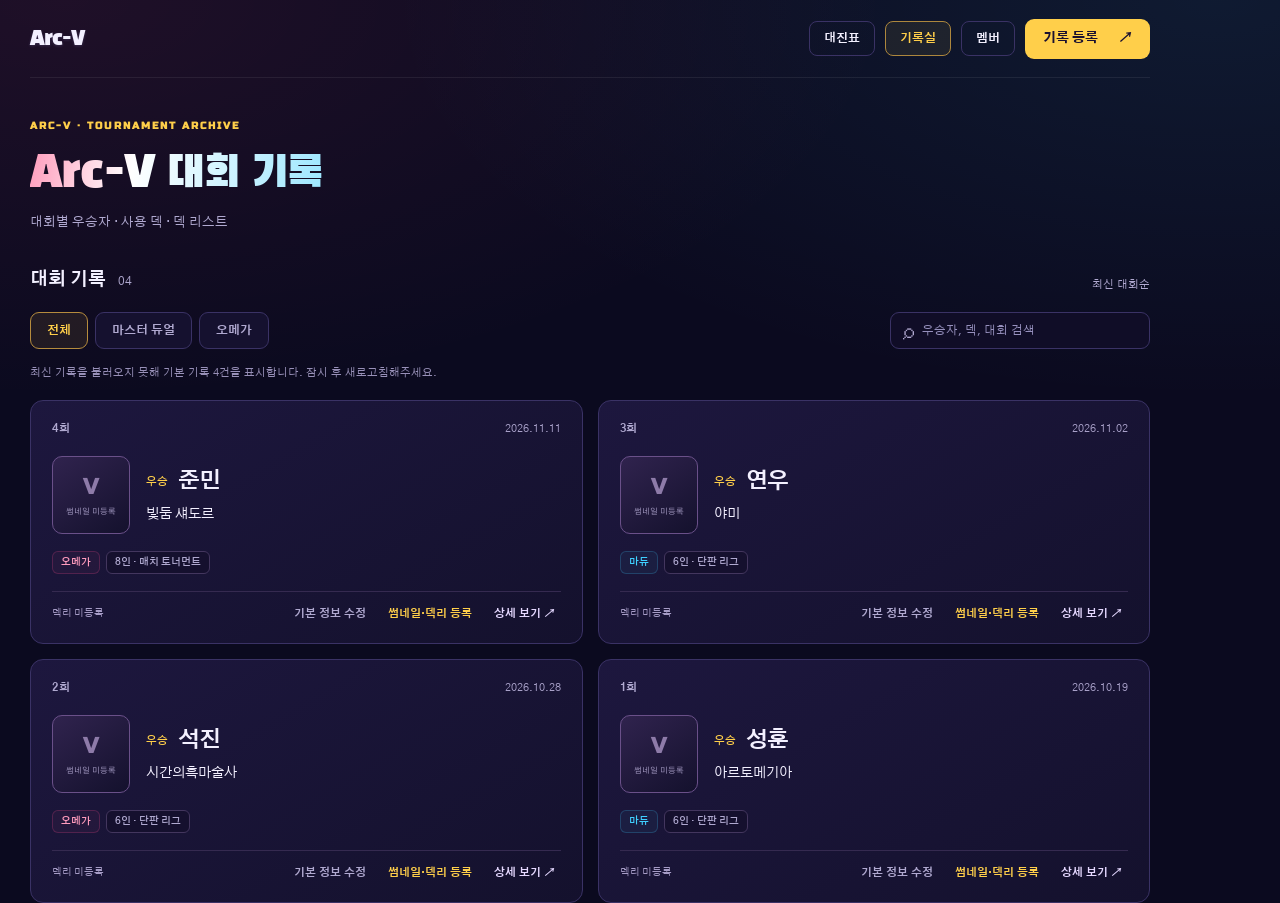
<file: index.html>
<!doctype html>
<html lang="ko">
<head><meta charset="utf-8"><meta name="viewport" content="width=device-width,initial-scale=1"><meta name="theme-color" content="#0b0a1f"><title>Arc-V 대회 기록</title><link rel="stylesheet" href="style.css?v=20261121-score1"><link rel="stylesheet" href="theme.css?v=20261121-score1"><link rel="stylesheet" href="brand.css?v=20261121-score1"></head>
<body>
<header><a class="brand" href="./">Arc-V</a><nav><a class="site-tab" href="./duel/">대진표</a><a class="site-tab" href="./" aria-current="page">기록실</a><a class="site-tab" href="members.html">멤버</a><button class="small" id="open-submit">기록 등록 <span>↗</span></button></nav></header>
<main>
<section class="page-heading"><div><p class="eyebrow">ARC-V · TOURNAMENT ARCHIVE</p><h1>Arc-V 대회 기록</h1><p>대회별 우승자 · 사용 덱 · 덱 리스트</p></div></section>
<section class="archive section" id="archive"><div class="section-title"><div><p class="eyebrow">TOURNAMENT LOG</p><h2>대회 기록 <span id="record-count"></span></h2></div><p>최신 대회순</p></div><div class="toolbar"><div class="tabs" aria-label="플랫폼 필터"><button class="active" data-platform="전체" aria-pressed="true">전체</button><button data-platform="마듀" aria-pressed="false">마스터 듀얼</button><button data-platform="오메가" aria-pressed="false">오메가</button></div><label class="search"><span>⌕</span><input id="search" type="search" placeholder="우승자, 덱, 대회 검색" aria-label="우승자, 덱, 대회 검색"></label></div><p class="status" id="load-status" role="status"></p><div class="records" id="records"></div></section>
</main>
<dialog id="detail"><button class="close" aria-label="닫기">×</button><div id="detail-content"></div></dialog>
<dialog id="submit-dialog"><button class="close" aria-label="닫기">×</button><p class="eyebrow">NEW TOURNAMENT</p><h2>대회 기록 등록</h2><p class="muted">등록한 기록은 사이트에 바로 공개됩니다.</p><form id="submit-form"><input type="hidden" name="source_id"><input type="hidden" name="source_url"><input type="hidden" name="source_snapshot"><p id="import-info" class="muted" hidden></p><div class="form-grid"><label>회차<input name="edition" type="number" min="1" max="9999" required></label><label>대회 날짜<input name="date" type="date" required></label><label>플랫폼<select name="platform"><option>마듀</option><option>오메가</option><option>오프라인</option></select></label><label>참가 인원<input name="players" type="number" min="2" max="9999" required></label></div><label>진행 방식<select name="format"><option>단판 리그</option><option>매치 토너먼트</option><option>단판 토너먼트</option><option>매치 리그</option><option>스위스 라운드</option></select></label><div class="form-grid"><label>우승자 닉네임<input name="winner" maxlength="50" required></label><label>우승 덱 이름<input name="deck" maxlength="100" required></label></div><label>덱 썸네일 사진 (선택)<input type="hidden" name="thumbnail"><input type="file" name="thumbnail_file" data-upload="thumbnail" data-preview="new-thumbnail-preview" accept="image/jpeg,image/png,image/webp,image/gif"><span class="field-help">JPG · PNG · WebP · GIF / 한 장당 5MB 이하</span></label><div id="new-thumbnail-preview" class="upload-preview" hidden></div><div class="thumbnail-preview" id="thumbnail-preview" hidden></div><label>덱리 사진 (선택)<input type="hidden" name="image"><input type="file" name="image_file" data-upload="image" data-preview="new-image-preview" accept="image/jpeg,image/png,image/webp,image/gif"><span class="field-help">JPG · PNG · WebP · GIF / 한 장당 5MB 이하</span></label><div id="new-image-preview" class="upload-preview" hidden></div><label>덱리 / 영상 링크 (선택)<input name="link" type="url" placeholder="https://…"></label><label>덱 리스트 (선택)<textarea name="decklist" rows="5" maxlength="20000" placeholder="[메인 덱]&#10;카드 이름 × 3&#10;&#10;[엑스트라 덱]&#10;…"></textarea></label><label>대회 메모 (선택)<textarea name="notes" rows="2" maxlength="2000"></textarea></label><p class="muted">공개할 수 있는 닉네임과 내용만 입력해주세요. 사진 파일을 선택하면 함께 업로드됩니다. 공개 가능한 이미지만 등록해주세요.</p><p id="submit-status" role="status"></p><button type="submit" class="primary" id="save-button">기록 제출하기 ↗</button></form></dialog>
<dialog id="media-dialog"><button class="close" aria-label="닫기">×</button><h2>썸네일·덱리 등록</h2><p id="media-record" class="muted"></p><form id="media-form"><input type="hidden" name="edition"><label>덱 썸네일 사진 (선택)<input type="hidden" name="thumbnail"><input type="file" name="thumbnail_file" data-upload="thumbnail" data-preview="edit-thumbnail-preview" accept="image/jpeg,image/png,image/webp,image/gif"><span class="field-help">JPG · PNG · WebP · GIF / 한 장당 5MB 이하</span></label><div id="edit-thumbnail-preview" class="upload-preview" hidden></div><div id="media-preview" hidden></div><label>덱리 사진 (선택)<input type="hidden" name="image"><input type="file" name="image_file" data-upload="image" data-preview="edit-image-preview" accept="image/jpeg,image/png,image/webp,image/gif"><span class="field-help">JPG · PNG · WebP · GIF / 한 장당 5MB 이하</span></label><div id="edit-image-preview" class="upload-preview" hidden></div><label>덱리 / 영상 링크<input name="link" type="url" maxlength="2048" placeholder="https://…"></label><label>덱 리스트<textarea name="decklist" rows="7" maxlength="20000" placeholder="메인 덱&#10;카드 이름 × 3&#10;&#10;엑스트라 덱&#10;카드 이름 × 1"></textarea></label><p class="muted">해당 대회의 대표 이미지와 덱리를 등록합니다. 등록한 내용은 사이트에 바로 공개됩니다. 사진을 선택하지 않으면 기존 이미지가 유지됩니다. 업로드한 사진은 공개 URL로 보관되므로 공개 가능한 이미지만 등록해주세요.</p><p id="media-status" role="status"></p><button type="submit" id="media-save" class="primary">등록하기</button></form></dialog>
<dialog id="basic-dialog"><button class="close" aria-label="닫기">×</button><h2>기본 정보 수정</h2><p id="basic-record" class="muted"></p><form id="basic-form"><div class="form-grid"><label>회차<input name="edition" type="number" min="1" max="9999" required></label><label>대회 날짜<input name="date" type="date" required></label><label>플랫폼<select name="platform"><option>마듀</option><option>오메가</option><option>오프라인</option></select></label><label>참가 인원<input name="players" type="number" min="2" max="9999" required></label></div><label>진행 방식<select name="format"><option>단판 리그</option><option>매치 토너먼트</option><option>단판 토너먼트</option><option>매치 리그</option><option>스위스 라운드</option></select></label><div class="form-grid"><label>우승자 닉네임<input name="winner" maxlength="50" required></label><label>우승 덱 이름<input name="deck" maxlength="100" required></label></div><label>대회 메모<textarea name="notes" rows="3" maxlength="2000"></textarea></label><p class="muted">저장하면 바로 공개됩니다. 회차를 바꿔도 등록된 사진과 덱리는 함께 유지됩니다.</p><p id="basic-status" role="status"></p><button type="submit" class="primary" id="basic-save">수정 저장</button></form></dialog>
<script src="config.js?v=20261121-score1"></script><script src="data.js?v=20261121-score1"></script><script src="uploads.js?v=20261121-score1"></script><script src="duel/scoring.js?v=20261121-score1"></script><script src="app.js?v=20261121-score1"></script>
</body></html>
</file>
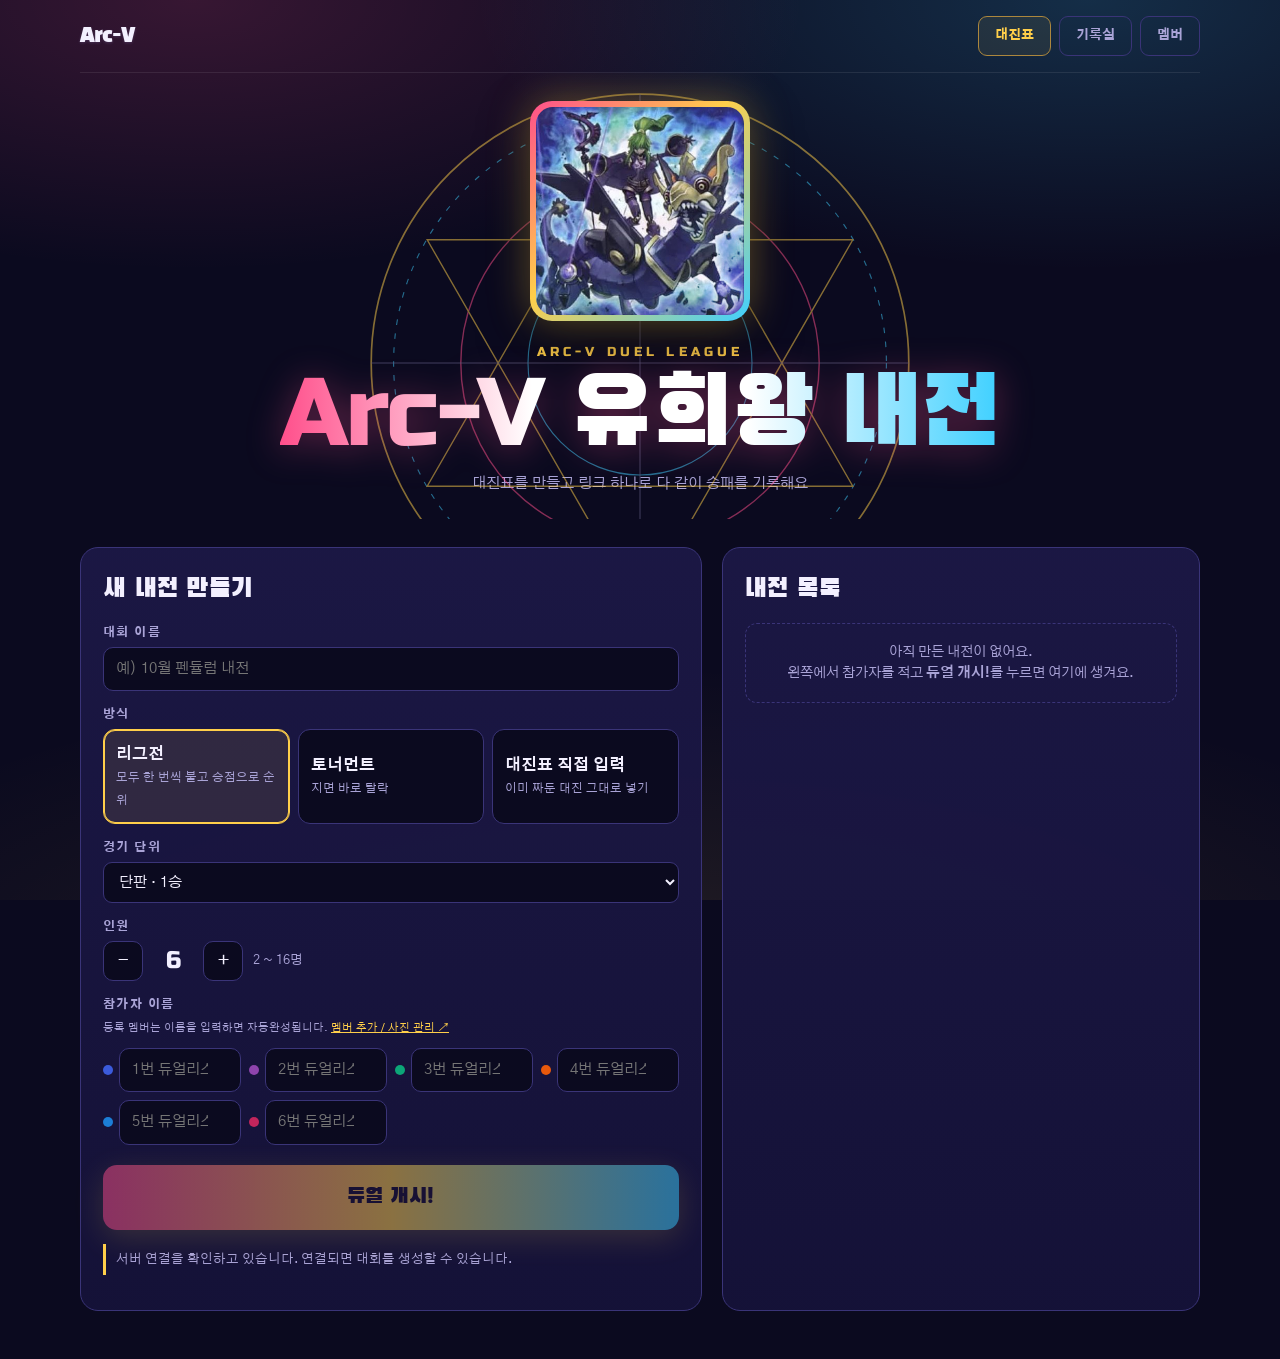
<file: duel/index.html>
<!doctype html>
<html lang="ko">
<head>
<meta charset="utf-8">
<meta name="viewport" content="width=device-width,initial-scale=1,viewport-fit=cover">
<meta property="og:title" content="Arc-V 유희왕 내전">
<meta property="og:description" content="대진표 만들고 다 같이 승패 기록하기">
<title>Arc-V 유희왕 내전</title>
<link rel="preconnect" href="https://fonts.googleapis.com">
<link rel="stylesheet" href="https://fonts.googleapis.com/css2?family=Black+Han+Sans&family=Gothic+A1:wght@400;600;800&family=Russo+One&display=swap">
<style>
/* Layout: 펜듈럼 소환진 히어로 → 대회 화면은 상단 바 + 탭(대진표 / 순위표 / 결과 매트릭스) */
:root{
  --night:#0b0a1f; --deep:#15123a; --panel:#1c1847; --line:#3a3478;
  --ink:#f3f0ff; --dim:#a9a3d6;
  --gold:#ffcf4a; --pend-r:#ff4f8b; --pend-b:#3fd0ff; --win:#3ee8a4; --lose:#ff6b7d;
  --f-display:"Black Han Sans","Gothic A1",sans-serif;
  --f-body:"Gothic A1","Apple SD Gothic Neo","Malgun Gothic",sans-serif;
  --f-latin:"Russo One","Gothic A1",sans-serif;
  color-scheme:dark;
}
*{box-sizing:border-box}
html{background:#0b0a1f}
body{margin:0}
[hidden]{display:none!important}
img{max-width:100%}
body{background:var(--night);color:var(--ink);font-family:var(--f-body);font-size:15px;line-height:1.5;
  padding-left:max(16px,env(safe-area-inset-left,0px));padding-right:max(16px,env(safe-area-inset-right,0px));padding-block:0 48px;min-height:100%;
  background-image:radial-gradient(ellipse 80% 50% at 15% 0%,rgba(255,79,139,.18),transparent 60%),radial-gradient(ellipse 80% 50% at 85% 0%,rgba(63,208,255,.18),transparent 60%),radial-gradient(ellipse 120% 60% at 50% 110%,rgba(255,207,74,.10),transparent 60%);
  background-attachment:fixed}
.wrap{max-width:1120px;margin:0 auto}
button,input{font:inherit;color:inherit}
button{cursor:pointer}
:focus-visible{outline:2px solid var(--gold);outline-offset:2px}

/* HERO */
.hero{position:relative;display:grid;justify-items:center;text-align:center;padding-block:28px 8px;overflow:hidden}
.circle{position:absolute;top:10px;left:50%;width:min(560px,120vw);aspect-ratio:1;max-width:none;transform:translateX(-50%);opacity:.5;pointer-events:none}
.circle svg{width:100%;height:100%;animation:spin 60s linear infinite}
@keyframes spin{to{transform:rotate(360deg)}}
.card{position:relative;width:min(220px,52vw);aspect-ratio:1;border-radius:22px;padding:6px;
  background:linear-gradient(135deg,var(--pend-r),var(--gold) 45%,var(--pend-b));box-shadow:0 0 40px rgba(255,207,74,.35),0 20px 50px rgba(0,0,0,.5);
  animation:float 5s ease-in-out infinite}
.card img{display:block;width:100%;height:100%;object-fit:cover;border-radius:17px}
.card::after{content:"";position:absolute;inset:6px;border-radius:17px;background:linear-gradient(115deg,transparent 30%,rgba(255,255,255,.35) 45%,transparent 60%);background-size:250% 100%;animation:holo 4s ease-in-out infinite;mix-blend-mode:overlay}
@keyframes float{50%{transform:translateY(-8px)}}
@keyframes holo{0%{background-position:120% 0}100%{background-position:-120% 0}}
.eyebrow{margin-top:22px;font-family:var(--f-latin);letter-spacing:.32em;font-size:13px;color:var(--gold)}
h1.title{margin:4px 0 0;font-family:var(--f-display);font-weight:400;font-size:clamp(44px,10vw,96px);line-height:1;text-wrap:balance;
  background:linear-gradient(90deg,var(--pend-r),#fff 35%,#fff 65%,var(--pend-b));-webkit-background-clip:text;background-clip:text;color:transparent;
  filter:drop-shadow(0 4px 18px rgba(255,79,139,.35))}
h1.title .arc{font-family:var(--f-latin);letter-spacing:-.02em}
.tag{margin-top:8px;color:var(--dim)}

/* PANELS */
.panel{background:linear-gradient(180deg,rgba(28,24,71,.92),rgba(21,18,58,.92));border:1px solid var(--line);border-radius:18px;padding:22px}
h2{font-family:var(--f-display);font-weight:400;font-size:26px;margin:0 0 14px;letter-spacing:.01em}
.home{display:grid;grid-template-columns:minmax(0,1.3fr) minmax(0,1fr);gap:20px;margin-top:28px}
@media (max-width:820px){.home{grid-template-columns:1fr}}
label.lbl{display:block;font-size:12px;letter-spacing:.12em;color:var(--dim);margin:14px 0 6px;font-weight:800}
input[type=text]{width:100%;background:var(--night);border:1px solid var(--line);border-radius:10px;padding:10px 12px}
input[type=text]:focus{border-color:var(--gold);outline:none}
.seg{display:grid;grid-template-columns:repeat(3,minmax(0,1fr));gap:8px}
@media (max-width:560px){.seg{grid-template-columns:1fr}}
textarea{width:100%;min-height:190px;background:var(--night);border:1px solid var(--line);border-radius:10px;padding:10px 12px;font:inherit;line-height:1.8;resize:vertical}
textarea:focus{border-color:var(--gold);outline:none}
.row{display:flex;flex-wrap:wrap;gap:8px;margin-top:8px}
.parsed{margin-top:10px;font-size:13px;padding:8px 10px;border-radius:10px;background:var(--night);border:1px solid var(--line)}
.parsed.ok{border-color:rgba(62,232,164,.5);color:var(--win)}
.parsed.bad{border-color:rgba(255,107,125,.5);color:var(--lose)}
.parsed .who{color:var(--ink)}
.seg button{background:var(--night);border:1px solid var(--line);border-radius:12px;padding:12px;text-align:left}
.seg button b{display:block;font-size:16px}
.seg button span{font-size:12px;color:var(--dim)}
.seg button[aria-pressed=true]{border-color:var(--gold);background:rgba(255,207,74,.1);box-shadow:inset 0 0 0 1px var(--gold)}
.stepper{display:flex;align-items:center;gap:10px}
.stepper button{width:40px;height:40px;border-radius:10px;border:1px solid var(--line);background:var(--night);font-size:20px}
.stepper output{font-family:var(--f-latin);font-size:24px;min-width:40px;text-align:center}
.names{display:grid;grid-template-columns:repeat(auto-fill,minmax(130px,1fr));gap:8px}
.names .nm{display:flex;align-items:center;gap:6px}
.names .dot{flex:none;width:10px;height:10px;border-radius:50%}
.check{display:flex;gap:8px;align-items:center;margin-top:12px;color:var(--dim);font-size:14px}
.go{margin-top:20px;width:100%;border:0;border-radius:14px;padding:16px;font-family:var(--f-display);font-size:22px;color:#1a1030;
  background:linear-gradient(90deg,var(--pend-r),var(--gold),var(--pend-b));box-shadow:0 8px 30px rgba(255,207,74,.3);transition:transform .15s}
.go:hover{transform:translateY(-2px)}
.go:disabled{opacity:.5;transform:none}
.list{display:grid;gap:8px}
.item{display:flex;justify-content:space-between;align-items:center;gap:10px;background:var(--night);border:1px solid var(--line);border-radius:12px;padding:12px 14px;text-align:left;width:100%}
.item:hover{border-color:var(--gold)}
.item b{display:block}
.item small{color:var(--dim)}
.item.won-item{padding:16px 16px;gap:14px;justify-content:flex-start;border-color:var(--gold);
  background:linear-gradient(90deg,rgba(255,207,74,.16),rgba(255,79,139,.06) 60%,transparent),var(--night)}
.won-item .champ-av{width:64px;height:64px;border-radius:12px;margin-top:10px}
.won-item .champ-av .crown-ic{top:-40%;width:66%}
.won-item .txt{flex:1;min-width:0;display:grid;gap:2px}
.won-item .txt b{font-size:16px}
.won-item .who{font-family:var(--f-display);font-size:22px;line-height:1.15;color:var(--gold)}
.won-item .who em{font-style:normal;font-family:var(--f-body);font-size:12px;font-weight:800;letter-spacing:.1em;margin-right:6px;color:var(--dim)}
.pwrow{display:flex;gap:6px;align-items:center}
.pwrow input{width:130px;background:var(--night);border:1px solid var(--lose);border-radius:10px;padding:8px 10px}
.pill{flex:none;font-size:11px;font-weight:800;padding:3px 8px;border-radius:99px;border:1px solid currentColor}
.pill.lg{color:var(--pend-b)} .pill.ko{color:var(--pend-r)} .pill.done{color:var(--gold)}
.empty{color:var(--dim);font-size:14px;padding:18px;border:1px dashed var(--line);border-radius:12px;text-align:center}
.notice{margin-top:14px;font-size:13px;color:var(--dim);border-left:3px solid var(--gold);padding:6px 10px}

/* TOURNAMENT VIEW */
.bar{display:flex;flex-wrap:wrap;align-items:center;gap:12px;margin-top:18px}
.bar .mini{width:56px;height:56px;border-radius:12px;padding:3px;background:linear-gradient(135deg,var(--pend-r),var(--gold),var(--pend-b))}
.bar .mini img{width:100%;height:100%;border-radius:9px;object-fit:cover;display:block}
.bar .tt{flex:1;min-width:0}
.bar .tt small{color:var(--gold);font-family:var(--f-latin);letter-spacing:.2em;font-size:11px}
.bar .tt h2{margin:0;font-size:clamp(24px,5vw,34px);overflow-wrap:anywhere}
.ghost{background:transparent;border:1px solid var(--line);border-radius:10px;padding:8px 12px;font-size:13px}
.ghost:hover{border-color:var(--gold)}
.ghost.danger{color:var(--lose)}
.meta{display:flex;flex-wrap:wrap;gap:8px 18px;margin:14px 0;color:var(--dim);font-size:14px}
.meta b{color:var(--ink);font-variant-numeric:tabular-nums}
.progress{height:6px;border-radius:9px;background:var(--panel);overflow:hidden;margin-bottom:16px}
.progress i{display:block;height:100%;background:linear-gradient(90deg,var(--pend-r),var(--gold),var(--pend-b));transition:width .4s}
.tabs{display:flex;gap:6px;flex-wrap:wrap;margin-bottom:16px}
.tabs button{border:1px solid var(--line);background:var(--deep);border-radius:99px;padding:9px 16px;font-weight:800}
.tabs button[aria-selected=true]{background:var(--gold);color:#1a1030;border-color:var(--gold)}
.live{display:inline-flex;align-items:center;gap:6px;font-weight:800;color:var(--dim)}
.live::before{content:"";width:8px;height:8px;border-radius:50%;background:var(--dim)}
.live.on{color:var(--win)}.live.on::before{background:var(--win);box-shadow:0 0 8px var(--win)}
.share{display:flex;flex-wrap:wrap;gap:8px;align-items:center;font-size:13px;color:var(--dim);margin-bottom:14px}

.rounds{display:grid;gap:14px}
.round{background:rgba(28,24,71,.7);border:1px solid var(--line);border-radius:16px;padding:14px}
.round h3{margin:0 0 10px;font-family:var(--f-latin);font-weight:400;font-size:15px;letter-spacing:.14em;color:var(--gold);display:flex;gap:10px;align-items:center}
.round h3 small{font-family:var(--f-body);letter-spacing:0;color:var(--dim);font-size:12px}
.matches{display:grid;grid-template-columns:repeat(auto-fill,minmax(290px,1fr));gap:12px}
.match{display:grid;grid-template-columns:1fr auto 1fr;align-items:center;gap:8px;background:var(--night);border:1px solid var(--line);border-radius:12px;padding:8px}
.match.done{border-color:rgba(255,207,74,.45)}
.vs{font-family:var(--f-latin);font-size:13px;color:var(--dim)}
.pl{position:relative;aspect-ratio:1/1;width:100%;border:0;border-radius:14px;padding:10px 8px;display:flex;align-items:center;justify-content:center;
  font-weight:800;font-size:clamp(15px,2.2vw,19px);color:#fff;text-shadow:0 1px 3px rgba(0,0,0,.6);
  background:var(--img,linear-gradient(transparent,transparent)) center/cover no-repeat,radial-gradient(circle at 30% 20%,rgba(255,255,255,.22),transparent 60%),var(--c);
  box-shadow:inset 0 -4px 0 rgba(0,0,0,.25);transition:filter .15s,opacity .15s,transform .15s;min-width:0;overflow:hidden}
.pl .nm{position:relative;z-index:1;max-width:100%;overflow:hidden;text-overflow:ellipsis;white-space:nowrap}
.pl.has-img{align-items:flex-end;box-shadow:inset 0 0 0 2px rgba(255,255,255,.12)}
.pl.has-img::before{content:"";position:absolute;inset:0;background:linear-gradient(transparent 55%,rgba(0,0,0,.75))}
.pl:hover:not(:disabled){transform:translateY(-1px);filter:brightness(1.12)}
.pl:disabled{cursor:default}
.pl.lost{opacity:.32;filter:grayscale(.7)}
.pl.won{box-shadow:0 0 0 2px var(--gold),0 0 18px rgba(255,207,74,.55)}
.pl.won{box-shadow:0 0 0 3px var(--gold),0 0 22px rgba(255,207,74,.6)}
.pl.won::after{content:"WIN";position:absolute;z-index:2;top:7px;right:7px;font-family:var(--f-latin);font-size:11px;color:#1a1030;background:var(--gold);padding:2px 7px;border-radius:99px;text-shadow:none}
.pl.tbd{background:var(--panel);color:var(--dim);font-weight:600}
.pl.bye{background:transparent;border:1px dashed var(--line);color:var(--dim);font-weight:600}
.hint{font-size:13px;color:var(--dim);margin:-4px 0 12px}

/* bracket */
.bracket{display:grid;grid-auto-flow:column;grid-auto-columns:minmax(250px,1fr);gap:18px;overflow-x:auto;padding-bottom:8px}
.bcol{display:flex;flex-direction:column;justify-content:space-around;gap:12px}
.bcol h3{margin:0;font-family:var(--f-latin);font-weight:400;font-size:13px;letter-spacing:.14em;color:var(--gold);text-align:center}
.bmatch{display:grid;grid-template-columns:1fr 1fr;gap:6px;background:var(--night);border:1px solid var(--line);border-radius:12px;padding:6px}
.champ{margin-top:16px;display:flex;align-items:center;gap:16px;padding:16px;border-radius:16px;background:linear-gradient(90deg,rgba(255,79,139,.2),rgba(255,207,74,.25),rgba(63,208,255,.2));border:1px solid var(--gold)}
.crown-ic{position:absolute;z-index:3;top:4%;left:50%;width:42%;transform:translateX(-50%) rotate(-8deg);filter:drop-shadow(0 3px 4px rgba(0,0,0,.6)) drop-shadow(0 0 10px rgba(255,207,74,.7));animation:crown 2.4s ease-in-out infinite}
@keyframes crown{50%{transform:translateX(-50%) rotate(-8deg) translateY(-4px)}}
.pl.is-champ{box-shadow:0 0 0 3px var(--gold),0 0 28px rgba(255,207,74,.85)}
.pl.is-champ.lost{opacity:.55}
.pl.is-champ.won::after{display:none}
.champ-av{position:relative;flex:none;width:84px;height:84px;border-radius:16px;border:3px solid var(--gold);box-shadow:0 0 24px rgba(255,207,74,.6);
  background:var(--img,linear-gradient(transparent,transparent)) center/cover no-repeat,var(--c)}
.champ-av .crown-ic{top:-34%;width:62%}
.champ{flex-wrap:wrap;padding-top:30px}
.champ .crown{font-family:var(--f-latin);color:var(--gold);font-size:12px;letter-spacing:.24em}
.champ b{font-family:var(--f-display);font-size:34px;font-weight:400}

/* tables */
.tblwrap{overflow-x:auto;border-radius:14px;border:1px solid var(--line)}
table{border-collapse:collapse;width:100%;font-variant-numeric:tabular-nums}
th,td{padding:11px 12px;text-align:center;border-bottom:1px solid var(--line);white-space:nowrap}
thead th{background:var(--panel);font-size:13px;color:var(--dim);font-weight:800}
tbody tr:last-child td,tbody tr:last-child th{border-bottom:0}
td.name,th.name{text-align:left;font-weight:800}
.chip{display:inline-flex;align-items:center;gap:8px}
.chip i{flex:none;width:22px;height:22px;border-radius:50%;background:var(--img,linear-gradient(transparent,transparent)) center/cover no-repeat,var(--c)}
.rank{font-family:var(--f-latin);font-size:18px}
tr.r1 .rank{color:var(--gold)} tr.r2 .rank{color:#d7e1ff} tr.r3 .rank{color:#ffad7a}
tr.r1{background:rgba(255,207,74,.08)}
.mx td{min-width:62px}
.mx td.self{background:repeating-linear-gradient(45deg,transparent 0 6px,rgba(169,163,214,.12) 6px 8px)}
.w{color:var(--win);font-weight:800}.l{color:var(--lose);font-weight:800}.n{color:var(--line)}
.podium{display:grid;grid-template-columns:repeat(3,minmax(0,1fr));gap:10px;margin-bottom:16px;align-items:end}
.pod{text-align:center;border-radius:14px;padding:14px 8px;background:var(--panel);border:1px solid var(--line);min-width:0}
.pod .rank{display:block}
.pod b{display:block;font-size:18px;overflow:hidden;text-overflow:ellipsis;white-space:nowrap}
.pod small{color:var(--dim)}
.pod.p1{border-color:var(--gold);padding-block:24px;box-shadow:0 0 30px rgba(255,207,74,.2)}
.pod.p1 .rank{color:var(--gold)}

.toast{position:fixed;left:50%;bottom:calc(20px + env(safe-area-inset-bottom,0px));transform:translateX(-50%) translateY(20px);opacity:0;background:var(--ink);color:var(--night);font-weight:800;padding:10px 16px;border-radius:99px;transition:.25s;pointer-events:none;z-index:20;max-width:calc(100% - 32px);text-align:center}
.toast.on{opacity:1;transform:translateX(-50%)}
.burst{position:fixed;inset:0;pointer-events:none;z-index:15}
@media (prefers-reduced-motion:reduce){*,*::before,*::after{animation:none!important;transition:none!important}}
/* 統合ナビゲーションのみ追加。既存パネルと操作は維持 */
.site-nav{max-width:1120px;margin:0 auto;display:flex;align-items:center;gap:8px;padding:16px 0;border-bottom:1px solid #ffffff15;position:relative;z-index:2}.site-nav strong{margin-right:auto;font-family:var(--f-latin);font-size:17px}.site-nav a{color:var(--dim);text-decoration:none;font-size:13px;font-weight:800;padding:9px 16px;border:1px solid var(--line);border-radius:9px}.site-nav a[aria-current]{color:var(--gold);background:#ffcf4a12;border-color:#ac873d}#archive-export{border-color:var(--gold);color:var(--gold)}#archive-export:disabled{opacity:.4;cursor:not-allowed}@media(max-width:480px){.site-nav a{padding:8px 12px}}
.member-input-photo{width:32px;height:32px;object-fit:cover;border-radius:7px;flex:none}.nm.has-member-photo .dot{display:none}.directory-help{color:var(--dim);font-size:11px;margin:0 0 10px;line-height:1.7}.directory-help a{color:var(--gold)}.member-insert-row{display:flex;gap:8px;margin:12px 0}.member-insert-row input{flex:1;min-width:0}.member-insert-row button{white-space:nowrap;font-size:12px}

.duel-format,.score-dialog select{font:inherit;background:var(--night);border:1px solid var(--line);border-radius:9px;padding:11px;color:var(--ink);width:100%}.match-wrap{min-width:0}.score-open{display:block;width:100%;font:inherit;font-size:11px;line-height:1.6;padding:8px;border:1px solid var(--line);border-radius:8px;color:var(--gold);background:var(--night);margin-top:6px}.score-open:disabled{opacity:.35;cursor:not-allowed}.score-dialog{position:relative;background:var(--deep);color:var(--ink);border:1px solid var(--line);border-radius:16px;padding:28px;width:min(440px,calc(100vw - 32px))}.score-dialog::backdrop{background:#070516d9;backdrop-filter:blur(4px)}#score-close{position:absolute;right:10px;top:5px;background:none;border:0;color:var(--dim);font-size:28px}.score-inputs{display:grid;grid-template-columns:1fr 20px 1fr;gap:10px;align-items:end;margin:22px 0}.score-inputs label{min-width:0;text-align:center;font-size:13px;font-weight:800}.score-inputs label span{display:block;overflow-wrap:anywhere;min-height:35px}.score-inputs input{width:100%;background:var(--night);border:1px solid var(--line);border-radius:9px;color:var(--ink);font-size:32px;text-align:center;padding:10px}.score-inputs>span{text-align:center;font-size:25px;align-self:center}.score-actions{display:flex;justify-content:space-between;gap:12px;margin-top:20px}#score-save{background:var(--gold);color:var(--night);font-weight:800}#score-status{font-size:12px;color:var(--lose);line-height:1.7}#score-summary{color:var(--gold);font-size:14px;font-weight:800}
</style>
<link rel="stylesheet" href="../brand.css?v=20261124-persistence1"></head>
<body>
<nav class="site-nav" aria-label="Arc-V 메뉴"><a class="site-logo" href="../">Arc-V</a><a href="./" aria-current="page">대진표</a><a href="../">기록실</a><a href="../members.html">멤버</a></nav>

<div class="wrap">
  <header class="hero">
    <div class="circle" aria-hidden="true">
      <svg viewBox="0 0 200 200" fill="none">
        <circle cx="100" cy="100" r="96" stroke="#ffcf4a" stroke-width=".6"/>
        <circle cx="100" cy="100" r="88" stroke="#3fd0ff" stroke-width=".4" stroke-dasharray="2 3"/>
        <circle cx="100" cy="100" r="64" stroke="#ff4f8b" stroke-width=".5"/>
        <polygon points="100,12 176,144 24,144" stroke="#ffcf4a" stroke-width=".5" fill="none"/>
        <polygon points="100,188 24,56 176,56" stroke="#ffcf4a" stroke-width=".5" fill="none"/>
        <circle cx="100" cy="100" r="40" stroke="#3fd0ff" stroke-width=".4"/>
        <path d="M100 4V196M4 100H196" stroke="#a9a3d6" stroke-width=".25"/>
      </svg>
    </div>
    <div class="card"><img id="hero-member-image" alt="멤버 썸네일" hidden></div>
    <div class="eyebrow">ARC-V DUEL LEAGUE</div>
    <h1 class="title"><span class="arc">Arc-V</span> 유희왕 내전</h1>
    <p class="tag" id="tagline">대진표를 만들고 링크 하나로 다 같이 승패를 기록해요</p>
  </header>

  <main id="view"></main>
</div>
<div class="toast" id="toast" role="status" aria-live="polite"></div>
<canvas class="burst" id="burst" aria-hidden="true"></canvas>

<dialog id="score-dialog" class="score-dialog"><button id="score-close" type="button" aria-label="스코어 창 닫기">×</button><h2>경기 스코어</h2><label for="score-format">경기 단위</label><select id="score-format"><option value="single">단판 · 1선승</option><option value="match">매치 · 2선승</option></select><div class="score-inputs"><label><span id="score-player-a"></span><input id="score-a" type="number" min="0" max="2" required aria-label="왼쪽 참가자 세트 승수"></label><span>:</span><label><span id="score-player-b"></span><input id="score-b" type="number" min="0" max="2" required aria-label="오른쪽 참가자 세트 승수"></label></div><p id="score-summary" role="status"></p><p class="hint">진행 중 스코어도 저장할 수 있습니다. 매치는 2승을 먼저 기록한 사람이 승리합니다.</p><p id="score-status" role="status"></p><div class="score-actions"><button id="score-clear" class="ghost" type="button">기록 지우기</button><button id="score-save" class="ghost" type="button">스코어 저장</button></div></dialog>
<script src="live-store.js?v=20261124-persistence1"></script>
<script src="avatars.js"></script>
<script src="../config.js?v=20261124-persistence1"></script>
<script src="../members-store.js?v=20261124-persistence1"></script>
<script src="archive-bridge.js?v=20261124-persistence1"></script><script src="scoring.js?v=20261124-persistence1"></script>
<script>
const COLORS=["#3b5bdb","#8e44ad","#0ca678","#e8590c","#1c7ed6","#c2255c","#5c940d","#d9480f","#7048e8","#0b7285","#e67700","#a61e4d","#2f9e44","#364fc7","#9c36b5","#c92a2a"];
const $=s=>document.querySelector(s);
const esc=s=>String(s).replace(/[&<>"']/g,c=>({"&":"&amp;","<":"&lt;",">":"&gt;",'"':"&quot;","'":"&#39;"}[c]));
let db=null, dbReady=false, canWrite=true;
let list=[], cur=null, curId=null, unsubDoc=null, tab="games", confirmDel=false;
const form={name:"",mode:"league",duelFormat:"single",n:6,names:["","","","","",""],shuffle:true,text:""};

/* ---------- 직접 입력: 한 줄 = 한 라운드, "A vs B, C vs D" ---------- */
function parseCustom(text){
  const lines=text.split(/\n/).map(s=>s.trim()).filter(Boolean);
  const players=[],sched=[],errs=[];
  const idx=nm=>{let i=players.indexOf(nm);if(i<0){players.push(nm);i=players.length-1}return i};
  lines.forEach((line,li)=>{
    const body=line.replace(/^(round\s*\d+|r\d+|\d+\s*(라운드|R)|\d+)\s*[:.)\-]?\s*/i,"");
    body.split(/[,，\/|]/).map(s=>s.trim()).filter(Boolean).forEach(m=>{
      const ab=m.split(/\s*vs\.?\s*/i).map(s=>s.trim()).filter(Boolean);
      if(ab.length!==2){errs.push(`${li+1}번째 줄 "${m}" → "이름 vs 이름" 모양으로 적어주세요`);return}
      if(ab[0]===ab[1]){errs.push(`${li+1}번째 줄 "${m}" → 같은 사람끼리는 붙을 수 없어요`);return}
      sched.push({r:li,a:idx(ab[0].slice(0,12)),b:idx(ab[1].slice(0,12))});
    });
  });
  if(!errs.length&&players.length<2)errs.push("대진을 한 줄 이상 적어주세요");
  if(players.length>16)errs.push("참가자는 16명까지 돼요");
  return{players,sched,rounds:lines.length,errs};
}
function autoText(){
  const names=form.names.slice(0,form.n).map((s,i)=>s.trim()||(i+1)+"번");
  return leagueRounds(names.length).map(gs=>gs.map(([a,b])=>names[a]+" vs "+names[b]).join(", ")).join("\n");
}
const EXAMPLE="규현 vs 성훈, 현서 vs 석진, 영진 vs 준민\n규현 vs 석진, 성훈 vs 준민, 현서 vs 영진\n규현 vs 준민, 석진 vs 영진, 성훈 vs 현서\n규현 vs 영진, 준민 vs 현서, 석진 vs 성훈\n규현 vs 현서, 영진 vs 성훈, 준민 vs 석진";

function toast(msg){const t=$("#toast");t.textContent=msg;t.classList.add("on");clearTimeout(toast._t);toast._t=setTimeout(()=>t.classList.remove("on"),2200)}

/* ---------- 리그전: 원형 방식 라운드 로빈 ---------- */
function leagueRounds(n){
  const ids=[...Array(n).keys()]; if(n%2) ids.push(-1);
  const m=ids.length, rounds=[];
  let arr=ids.slice();
  for(let r=0;r<m-1;r++){
    const games=[];
    for(let i=0;i<m/2;i++){const a=arr[i],b=arr[m-1-i]; if(a<0||b<0) continue; games.push([a,b])}
    rounds.push(games);
    arr=[arr[0],arr[m-1],...arr.slice(1,m-1)];
  }
  return rounds;
}
const lkey=(a,b)=>Math.min(a,b)+"-"+Math.max(a,b);

/* ---------- 토너먼트: 시드 배치 + 부전승 ---------- */
function seedOrder(P){let a=[1];while(a.length<P){const L=a.length*2,nx=[];for(const s of a)nx.push(s,L+1-s);a=nx}return a}
function bracket(n,res){
  let P=1;while(P<n)P*=2;
  const R=Math.log2(P), order=seedOrder(P), rounds=[];
  let slots=order.map(s=>s-1<n?s-1:-1);         // -1 = 부전승 자리
  for(let r=0;r<R;r++){
    const ms=[],next=[];
    for(let j=0;j<slots.length/2;j++){
      const a=slots[2*j],b=slots[2*j+1],key="b"+r+"-"+j;
      let w=null,auto=false;
      if(a===-1&&b===-1){w=-1;auto=true}
      else if(a===-1&&b!=null){w=b;auto=true}
      else if(b===-1&&a!=null){w=a;auto=true}
      else if(a!=null&&b!=null){const v=res[key];w=window.DuelScores.winner(v,a,b)}
      ms.push({a,b,key,w,auto});next.push(w);
    }
    rounds.push(ms);slots=next;
  }
  return {rounds,R,champ:slots[0]!=null&&slots[0]>=0?slots[0]:null};
}
function roundName(r,R){const left=R-r;return left===1?"FINAL":left===2?"SEMI-FINAL":"ROUND OF "+(2**left)}
function roundKo(r,R){const left=R-r;return left===1?"결승":left===2?"준결승":(2**left)+"강"}

/* ---------- 집계 ---------- */
function compute(t){
  const n=t.players.length,res=t.results||{},games=[],st=t.players.map((p,i)=>({i,w:0,l:0,gw:0,gl:0}));
  const h2h={};
  let view;
  if(t.mode==="league"){
    view=leagueRounds(n).map(gs=>gs.map(([a,b])=>{const k=lkey(a,b),v=res[k];return{a,b,key:k,w:window.DuelScores.winner(v,a,b)}}));
    view.forEach(gs=>gs.forEach(g=>games.push(g)));
  }else if(t.mode==="custom"){
    view=[];const cnt={};
    (t.schedule||[]).forEach(s=>{(view[s.r]||(view[s.r]=[]));const j=cnt[s.r]=(cnt[s.r]||0);cnt[s.r]++;const k="c"+s.r+"-"+j,v=res[k];view[s.r].push({a:s.a,b:s.b,key:k,w:window.DuelScores.winner(v,s.a,s.b)})});
    view=view.filter(Boolean);
    view.forEach(gs=>gs.forEach(g=>games.push(g)));
  }else{
    view=bracket(n,res);
    view.rounds.forEach(ms=>ms.forEach(m=>{if(!m.auto&&m.a!=null&&m.b!=null&&m.a>=0&&m.b>=0)games.push(m)}));
  }
  const per=t.players.map(()=>0);games.forEach(g=>{per[g.a]++;per[g.b]++});
  for(const g of games){if(g.w==null)continue;const lo=g.w===g.a?g.b:g.a;st[g.w].w++;st[lo].l++;h2h[g.w+">"+lo]=(h2h[g.w+">"+lo]||0)+1}
  for(const g of games){
    const score=window.DuelScores.scores(res[g.key],g.a,g.b);
    if(score){st[g.a].gw+=score.a;st[g.a].gl+=score.b;st[g.b].gw+=score.b;st[g.b].gl+=score.a;}
    else if(g.w!=null&&Number.isInteger(res[g.key])){st[g.w].gw++;st[g.w===g.a?g.b:g.a].gl++;}
  }
  const done=games.filter(g=>g.w!=null).length;
  let ranks;
  if(t.mode!=="ko"){
    ranks=st.map(s=>({...s,pts:s.w,rank:1+st.filter(o=>o.w>s.w).length}));
    ranks.sort((x,y)=>x.rank-y.rank||y.w-x.w||x.l-y.l);
  }else{
    const R=view.R;const elim={};
    view.rounds.forEach((ms,r)=>ms.forEach(m=>{if(m.w!=null&&m.w>=0&&!m.auto){const lo=m.w===m.a?m.b:m.a;elim[lo]=r}}));
    ranks=st.map(s=>{let rank=null;if(view.champ===s.i)rank=1;else if(elim[s.i]!=null)rank=2**(R-1-elim[s.i])+1;return{...s,pts:s.w,rank}});
    ranks.sort((x,y)=>(x.rank??1e9)-(y.rank??1e9)||y.w-x.w);
  }
  return{view,games,done,total:games.length,ranks,h2h,per};
}

/* ---------- 렌더 ---------- */
function render(){
  const v=$("#view");
  if(curId){renderT(v);return}
  $("#tagline").hidden=false;
  const opts=form.names.slice(0,form.n);
  v.innerHTML=`
  <div class="home">
    <section class="panel" aria-labelledby="mk">
      <h2 id="mk">새 내전 만들기</h2>
      <label class="lbl" for="tname">대회 이름</label>
      <input type="text" id="tname" maxlength="40" placeholder="예) 10월 펜듈럼 내전" value="${esc(form.name)}">
      <label class="lbl">방식</label>
      <div class="seg" role="group" aria-label="방식">
        <button type="button" id="m-league" aria-pressed="${form.mode==="league"}"><b>리그전</b><span>모두 한 번씩 붙고 승점으로 순위</span></button>
        <button type="button" id="m-ko" aria-pressed="${form.mode==="ko"}"><b>토너먼트</b><span>지면 바로 탈락</span></button>
        <button type="button" id="m-custom" aria-pressed="${form.mode==="custom"}"><b>대진표 직접 입력</b><span>이미 짜둔 대진 그대로 넣기</span></button>
      </div>
      <label class="lbl" for="duel-format">경기 단위</label><select class="duel-format" id="duel-format"><option value="single" ${form.duelFormat==='single'?'selected':''}>단판 · 1승</option><option value="match" ${form.duelFormat==='match'?'selected':''}>매치 · 2선승 (최대 3판)</option></select>
      ${form.mode==="custom"?customForm():`
      <label class="lbl">인원</label>
      <div class="stepper"><button type="button" id="minus" aria-label="한 명 빼기">−</button><output id="cnt">${form.n}</output><button type="button" id="plus" aria-label="한 명 추가">+</button><span style="color:var(--dim);font-size:13px">2 ~ 16명</span></div>
      <label class="lbl">참가자 이름</label><p class="directory-help">등록 멤버는 이름을 입력하면 자동완성됩니다. <a href="../members.html">멤버 추가 / 사진 관리 ↗</a></p>
      <div class="names">${opts.map((x,i)=>`<div class="nm"><i class="dot" style="background:${COLORS[i]}"></i><input type="text" id="nm${i}" maxlength="12" placeholder="${i+1}번 듀얼리스트" value="${esc(x)}" aria-label="${i+1}번 참가자 이름"></div>`).join("")}</div>
      ${form.mode==="ko"?`<label class="check"><input type="checkbox" id="shuf" ${form.shuffle?"checked":""}> 대진 순서 랜덤으로 섞기</label>`:""}`}
      <button class="go" id="create" ${db&&canWrite?"":"disabled"}>듀얼 개시!</button>
      ${!db?`<p class="notice">서버 연결을 확인하고 있습니다. 연결되면 대회를 생성할 수 있습니다.</p>`:""}
    </section>
    <section class="panel" aria-labelledby="ls">
      <h2 id="ls">내전 목록</h2>
      <div class="list">${list.length?list.map(t=>t.champ&&t.champ.length?champItem(t):`<button class="item" data-open="${esc(t.id)}"><span><b>${esc(t.name)}</b><small>${t.players.length}명 · ${new Date(t.createdAt).toLocaleDateString("ko-KR",{month:"long",day:"numeric"})} 생성</small></span><span class="pill ${t.mode==="ko"?"ko":"lg"}">${modeName(t.mode)}</span></button>`).join(""):`<div class="empty">아직 만든 내전이 없어요.<br>왼쪽에서 참가자를 적고 <b>듀얼 개시!</b>를 누르면 여기에 생겨요.</div>`}</div>
    </section>
  </div>`;
  $("#tname").oninput=e=>form.name=e.target.value;
  $("#duel-format").onchange=e=>form.duelFormat=e.target.value;
  $("#m-league").onclick=()=>{form.mode="league";render()};
  $("#m-ko").onclick=()=>{form.mode="ko";render()};
  $("#m-custom").onclick=()=>{form.mode="custom";render()};
  if(form.mode==="custom"){
    $("#ctext").oninput=e=>{form.text=e.target.value;$("#parsed").outerHTML=parsedBox()};
    $("#ex").onclick=()=>{form.text=EXAMPLE;render()};
    $("#auto").onclick=()=>{form.text=autoText();render()};
    $("#clr").onclick=()=>{form.text="";render()};
  }else{
    opts.forEach((_,i)=>$("#nm"+i).oninput=e=>form.names[i]=e.target.value);
    $("#minus").onclick=()=>{if(form.n>2){form.n--;render()}};
    $("#plus").onclick=()=>{if(form.n<16){form.n++;while(form.names.length<form.n)form.names.push("");render()}};
  }
  const sh=$("#shuf");if(sh)sh.onchange=e=>form.shuffle=e.target.checked;
  $("#create").onclick=create;
  if(window.ArcVDirectory)window.ArcVDirectory.attach(v);
  v.querySelectorAll("[data-open]").forEach(b=>b.onclick=()=>{location.hash="t-"+b.dataset.open});
}

function customForm(){
  return`<div class="member-insert-row"><input type="text" id="member-insert" maxlength="12" placeholder="등록 멤버 검색" aria-label="대진표에 넣을 멤버 이름"><button class="ghost" id="insert-member-name" type="button">이름 넣기</button></div><label class="lbl" for="ctext">대진표 (한 줄 = 한 라운드)</label>
  <textarea id="ctext" placeholder="규현 vs 성훈, 현서 vs 석진, 영진 vs 준민&#10;규현 vs 석진, 성훈 vs 준민, 현서 vs 영진&#10;…">${esc(form.text)}</textarea>
  <div class="row"><button type="button" class="ghost" id="ex">예시 대진 넣기 (6인 리그)</button><button type="button" class="ghost" id="auto">자동 대진 불러와서 고치기</button><button type="button" class="ghost" id="clr">비우기</button></div>
  ${parsedBox()}`;
}
function parsedBox(){
  if(!form.text.trim())return`<div class="parsed" id="parsed">경기는 쉼표(,)로 나누고, 라운드가 바뀌면 줄을 바꿔요. 이름은 적힌 그대로 참가자가 돼요.</div>`;
  const p=parseCustom(form.text);
  if(p.errs.length)return`<div class="parsed bad" id="parsed">${p.errs.slice(0,3).map(esc).join("<br>")}</div>`;
  return`<div class="parsed ok" id="parsed">${p.rounds}라운드 · ${p.sched.length}경기 · ${p.players.length}명 인식<br><span class="who">${p.players.map(esc).join(" · ")}</span></div>`;
}
function renderT(v){
  $("#tagline").hidden=true;
  if(!cur){v.innerHTML=`<div class="panel" style="margin-top:24px"><p>${dbReady?"내전을 불러오는 중이에요…":"저장소에 연결하는 중이에요…"}</p><button class="ghost" id="home">← 처음으로</button></div>`;$("#home").onclick=goHome;return}
  const t=cur,c=compute(t),P=t.players;
  const pct=c.total?Math.round(c.done/c.total*100):0;
  const champ=t.mode==="ko"?c.view.champ:(c.done===c.total&&c.total?c.ranks.filter(r=>r.rank===1).map(r=>r.i):null);
  // 모든 경기가 끝나면 우승자에게 왕관
  champSet=new Set(champsOf(t));
  syncChamp(t,[...champSet]);
  let body="";
  if(tab==="games") body=t.mode==="ko"?gamesKo(c,P):gamesLeague(c,P);
  else if(tab==="rank") body=rankTable(t,c,P);
  else body=matrix(c,P);
  v.innerHTML=`
  <div class="bar">
    <button class="ghost" id="home" aria-label="처음 화면으로">←</button>
    <div class="mini"><img src="img/mascot.jpg" alt=""></div>
    <div class="tt"><small>${t.mode==="league"?"LEAGUE":t.mode==="custom"?"CUSTOM LEAGUE":"TOURNAMENT"}</small><h2>${esc(t.name)}</h2></div>
    ${champSet.size&&confirmDel?`<span class="pwrow"><input type="password" id="pw" placeholder="비밀번호" aria-label="삭제 비밀번호"><button class="ghost danger" id="pwok">삭제</button><button class="ghost" id="pwno">취소</button></span>`:`<button class="ghost danger" id="del">${confirmDel?"정말 삭제할까요? 한 번 더 누르면 삭제":champSet.size?"🔒 내전 삭제":"내전 삭제"}</button>`}
  </div>
  <div class="meta">
    <span>참가 <b>${P.length}명</b></span><span>${t.duelFormat==="match"?"매치 · 2선승":"단판"}</span>
    <span>${t.mode==="league"?`총 <b>${c.view.length}라운드</b> · 1인당 <b>${P.length-1}경기</b> · 승리 1점`:t.mode==="custom"?`총 <b>${c.view.length}라운드</b> · 직접 입력한 대진 · 승리 1점`:`<b>${c.view.R}라운드</b> 녹아웃`}</span>
    <span>진행 <b>${c.done}/${c.total}</b> 경기</span>
  </div>
  <div class="progress" aria-hidden="true"><i style="width:${pct}%"></i></div>
  <div class="share"><span class="live ${db?"on":""}">${db?"서버 연결됨 · 3초마다 동기화":"연결 중…"}</span><span>링크만 있으면 누구나 기록할 수 있어요.</span><button class="ghost" id="copy">링크 복사</button><button class="ghost" id="archive-export" ${champSet.size?"":"disabled"} title="우승자 확정 후 기록실에 등록할 수 있습니다">기록실에 등록 ↗</button></div>
  ${champ!=null&&(Array.isArray(champ)?champ.length:true)?`<div class="champ" style="margin-bottom:16px">${[...champSet].map(i=>`<div class="champ-av" style="${cs(i)}">${CROWN}</div>`).join("")}<div><div class="crown">CHAMPION</div><b>${(Array.isArray(champ)?champ:[champ]).map(i=>esc(P[i])).join(" · ")}</b></div></div>`:""}
  <div class="tabs" role="tablist">
    <button role="tab" id="tab-games" aria-selected="${tab==="games"}">${t.mode==="ko"?"브래킷":"대진표"}</button>
    <button role="tab" id="tab-rank" aria-selected="${tab==="rank"}">최종 순위표</button>
    <button role="tab" id="tab-mx" aria-selected="${tab==="mx"}">결과 매트릭스</button>
  </div>
  ${body}`;
  $("#home").onclick=goHome;
  $("#tab-games").onclick=()=>{tab="games";render()};
  $("#tab-rank").onclick=()=>{tab="rank";render()};
  $("#tab-mx").onclick=()=>{tab="mx";render()};
  $("#copy").onclick=copyInfo;
  $("#archive-export").onclick=()=>{if(!window.DuelArchiveBridge.open(t,[...champSet],c.ranks))toast("대회 정보를 가져오지 못했습니다. 저장 공간을 확인해주세요")};
  if($("#del"))$("#del").onclick=delT;
  if($("#pw")){const go=()=>{if($("#pw").value===String(window.ADMIN_PW||"arcv")){confirmDel=false;doDelete()}else{toast("비밀번호가 틀렸어요");$("#pw").value="";$("#pw").focus()}};
    $("#pwok").onclick=go;$("#pw").onkeydown=e=>{if(e.key==="Enter")go()};$("#pwno").onclick=()=>{confirmDel=false;render()};$("#pw").focus()}
  v.querySelectorAll("[data-k]").forEach(b=>b.onclick=()=>{
    const value=cur.results?.[b.dataset.k];
    if(cur.duelFormat==='match'||value?.format==='match')openScore(b.dataset.k);else record(b.dataset.k,+b.dataset.p);
  });
  v.querySelectorAll('[data-score]').forEach(b=>b.onclick=()=>openScore(b.dataset.score));
}
/* 사진: avatars.js에 이름이 등록된 사람은 그 사진, 없는 사람은 남는 사진 중 랜덤
   (대회 id로 고정된 랜덤이라 새로고침하거나 다른 사람이 봐도 같은 사진) */
const norm=s=>String(s).toLowerCase().replace(/\s+/g,"");
const AVS=(window.AVATARS||[]).filter(a=>a&&a.img);
const AVBY={};AVS.forEach(a=>{const k=a.name||a.key;if(k)AVBY[norm(k)]=a.img});
const POOL=[...new Set(AVS.map(a=>a.img))];
let avCache={k:"",m:[]};
function hash(str){let h=2166136261;for(const ch of str){h^=ch.codePointAt(0);h=Math.imul(h,16777619)}return h>>>0}
const avMemo={};
function avatars(t=cur){
  const P=(t&&t.players)||[],key=(t&&t.id)+"|"+P.join("|");
  if(avMemo[key])return avMemo[key];
  const m=P.map(p=>AVBY[norm(p)]||null);
  const used=new Set(m.filter(Boolean));
  let free=POOL.filter(x=>!used.has(x));if(!free.length)free=POOL.slice();
  let seed=hash(key);const rnd=()=>{seed=Math.imul(seed^seed>>>15,2246822507)>>>0;seed^=seed>>>13;return(seed>>>0)/4294967296};
  for(let i=free.length-1;i>0;i--){const j=Math.floor(rnd()*(i+1));[free[i],free[j]]=[free[j],free[i]]}
  let k=0;m.forEach((v,i)=>{if(!v&&free.length)m[i]=free[k++%free.length]});
  avMemo[key]=m;return m;
}
function cs(i,t){const img=avatars(t)[i];return`--c:${COLORS[i%16]}`+(img?`;--img:url('${encodeURI(img)}')`:"")}
let champSet=new Set();
function champItem(t){
  const ids=t.champ.filter(i=>i>=0&&i<t.players.length);
  return`<button class="item won-item" data-open="${esc(t.id)}">${ids.slice(0,3).map(i=>`<div class="champ-av" style="${cs(i,t)}">${CROWN}</div>`).join("")}
  <span class="txt"><b>${esc(t.name)}</b><span class="who"><em>우승</em>${ids.map(i=>esc(t.players[i])).join(" · ")}</span>
  <small>${t.players.length}명 · ${new Date(t.createdAt).toLocaleDateString("ko-KR",{month:"long",day:"numeric"})} · ${modeName(t.mode)}</small></span>
  <span class="pill done">종료</span></button>`;
}
function champsOf(t){
  const c=compute(t);if(!c.total||c.done!==c.total)return[];
  if(t.mode==="ko")return c.view.champ!=null?[c.view.champ]:[];
  return c.ranks.filter(r=>r.rank===1).map(r=>r.i);
}
/* 우승자가 정해지면 목록(idx)에도 기록해서 첫 화면에 보여줌 */
function syncChamp(t,arr){
  const m=store.metas[t.id];if(!m||!db)return;
  const want=arr.length?arr:null;
  if(JSON.stringify(m.champ||null)===JSON.stringify(want))return;
  const{id,...nm}=m;if(want)nm.champ=want;else delete nm.champ;
  store.metas[t.id]={id:t.id,...nm};
  list=Object.values(store.metas).sort((a,b)=>b.createdAt-a.createdAt).slice(0,30);if(!curId)schedule();
}
const CROWN=`<svg class="crown-ic" viewBox="0 0 64 46" aria-hidden="true"><path d="M5 41 9 13l13 14L32 5l10 22 13-14 4 28Z" fill="#ffcf4a" stroke="#6b3f00" stroke-width="3" stroke-linejoin="round"/><rect x="5" y="37" width="54" height="7" rx="2" fill="#f0a91a" stroke="#6b3f00" stroke-width="3"/><circle cx="32" cy="5" r="4" fill="#ff4f8b" stroke="#6b3f00" stroke-width="2"/><circle cx="9" cy="13" r="3.5" fill="#3fd0ff" stroke="#6b3f00" stroke-width="2"/><circle cx="55" cy="13" r="3.5" fill="#3fd0ff" stroke="#6b3f00" stroke-width="2"/><circle cx="32" cy="29" r="4" fill="#ff4f8b"/></svg>`;
function pbtn(i,P,g){
  if(i===-1)return`<button class="pl bye" disabled><span class="nm">부전승</span></button>`;
  if(i==null)return`<button class="pl tbd" disabled><span class="nm">대기 중</span></button>`;
  const cls=(g.w==null?"":g.w===i?"won":"lost")+(avatars()[i]?" has-img":"")+(champSet.has(i)?" is-champ":"");
  return`<button class="pl ${cls}" style="${cs(i)}" data-k="${g.key}" data-p="${i}" ${canWrite?"":"disabled"} aria-label="${esc(P[i])} 승리로 기록">${champSet.has(i)?CROWN:""}<span class="nm">${esc(P[i])}</span></button>`;
}
function gamesLeague(c,P){
  return`<p class="hint">${cur.duelFormat==='match'?'스코어를 입력하세요. 2승을 먼저 기록한 사람이 해당 매치의 승자가 됩니다.':'이긴 사람을 누르면 단판 승리가 기록돼요. 스코어 버튼으로 매치 결과도 기록할 수 있어요.'}</p>
  <div class="rounds">${c.view.map((gs,r)=>`<section class="round"><h3>ROUND ${r+1}<small>${gs.filter(g=>g.w!=null).length}/${gs.length} 완료</small></h3>
  <div class="matches">${gs.map(g=>`<div class="match-wrap"><div class="match ${g.w!=null?"done":""}">${pbtn(g.a,P,g)}<span class="vs">VS</span>${pbtn(g.b,P,g)}</div>${scoreButton(g,P)}</div>`).join("")}</div></section>`).join("")}</div>`;
}
function gamesKo(c,P){
  const{rounds,R}=c.view;
  return`<p class="hint">매치는 스코어를 입력하고, 단판은 승자를 눌러 기록하세요. 승자가 바뀌면 연결된 다음 라운드 기록은 초기화됩니다.</p>
  <div class="bracket">${rounds.map((ms,r)=>`<div class="bcol"><h3>${roundName(r,R)}</h3>${ms.map(m=>`<div class="bmatch">${pbtn(m.a,P,m)}${pbtn(m.b,P,m)}${scoreButton(m,P)}</div>`).join("")}</div>`).join("")}</div>`;
}
function rankTable(t,c,P){
  const top=c.ranks.filter(r=>r.rank!=null&&r.rank<=3).slice(0,3);
  const lg=t.mode!=="ko",hasSets=t.duelFormat==='match'||Object.values(t.results||{}).some(v=>v?.format==='match');
  const pod=top.length&&c.done?`<div class="podium">${[top[1],top[0],top[2]].map(r=>r?`<div class="pod p${r.rank}"><span class="rank">${r.rank}위</span><b>${esc(P[r.i])}</b><small>${r.w}승 ${r.l}패</small></div>`:`<div></div>`).join("")}</div>`:"";
  return`${pod}<div class="tblwrap"><table><thead><tr><th>순위</th><th class="name">이름</th><th>경기</th><th>승</th><th>패</th>${hasSets?"<th>세트 승</th><th>세트 패</th>":""}${lg?"<th>승점</th>":"<th>도달</th>"}</tr></thead><tbody>
  ${c.ranks.map(r=>`<tr class="${r.rank&&r.rank<=3?"r"+r.rank:""}"><td class="rank">${r.rank??"–"}</td><td class="name"><span class="chip" style="${cs(r.i)}"><i></i>${esc(P[r.i])}</span></td><td>${r.w+r.l}${lg?"/"+c.per[r.i]:""}</td><td class="w">${r.w}</td><td class="l">${r.l}</td>${hasSets?`<td>${r.gw}</td><td>${r.gl}</td>`:""}<td>${lg?r.pts:koReach(r,c)}</td></tr>`).join("")}
  </tbody></table></div><p class="hint" style="margin-top:10px">${lg?(hasSets?"매치 승리 1점으로 집계하며, 승점이 같으면 공동 순위로 표기해요.":"승리 1점으로 집계하며, 승점이 같으면 공동 순위로 표기해요."):"같은 라운드에서 떨어진 사람은 공동 순위예요."}</p>`;
}
function koReach(r,c){if(r.rank===1)return"우승";if(r.rank==null)return"진행 중";const R=c.view.R;const lostRound=R-1-Math.log2(r.rank-1);return roundKo(lostRound,R)}
function matrix(c,P){
  const cell=(i,j)=>{if(i===j)return`<td class="self" aria-label="본인"></td>`;const a=c.h2h[i+">"+j]||0,b=c.h2h[j+">"+i]||0;
    const pair=c.games.filter(g=>(g.a===i&&g.b===j)||(g.a===j&&g.b===i)).map(g=>window.DuelScores.scores(cur.results?.[g.key],i,j)).filter(Boolean);
    if(pair.length)return `<td>${pair.map(s=>`<span class="${s.a>s.b?'w':s.a<s.b?'l':'n'}">${s.a}:${s.b}${Math.max(s.a,s.b)<(s.format==='match'?2:1)?' · 진행':''}</span>`).join(' / ')}</td>`;
    if(!a&&!b)return`<td class="n">·</td>`;return`<td>${a?`<span class="w">승</span>`:""}${a&&b?" ":""}${b?`<span class="l">패</span>`:""}</td>`};
  return`<p class="hint">가로줄 사람 기준 승패와 세트 스코어입니다. 매치가 끝나지 않았으면 진행 중 스코어로 표시됩니다.</p>
  <div class="tblwrap"><table class="mx"><thead><tr><th></th>${P.map((p,j)=>`<th><span class="chip" style="${cs(j)}"><i></i>${esc(p)}</span></th>`).join("")}</tr></thead><tbody>
  ${P.map((p,i)=>`<tr><th class="name"><span class="chip" style="${cs(i)}"><i></i>${esc(p)}</span></th>${P.map((_,j)=>cell(i,j)).join("")}</tr>`).join("")}</tbody></table></div>`;
}

/* ---------- 동작 ---------- */
function modeName(m){return m==="league"?"리그전":m==="custom"?"직접 입력":"토너먼트"}
async function create(){
  if(!db)return;
  if(form.mode==="custom"){
    const p=parseCustom(form.text);
    if(p.errs.length){toast(p.errs[0]);return}
    const id=Date.now().toString(36)+Math.random().toString(36).slice(2,6);
    $("#create").disabled=true;
    try{await store.create(id,{name:form.name.trim()||"Arc-V 유희왕 내전",mode:"custom",duelFormat:form.duelFormat,players:p.players,schedule:p.sched,createdAt:Date.now()});
      form.name="";location.hash="t-"+id;toast("내전이 열렸어요! 주소를 공유하세요")}
    catch(e){failed(e);$("#create").disabled=false}
    return;
  }
  const names=form.names.slice(0,form.n).map((s,i)=>s.trim()||(i+1)+"번");
  if(new Set(names).size!==names.length){toast("이름이 겹쳐요. 다르게 적어주세요");return}
  let players=names.slice();
  if(form.mode==="ko"&&form.shuffle){for(let i=players.length-1;i>0;i--){const j=Math.random()*(i+1)|0;[players[i],players[j]]=[players[j],players[i]]}}
  const id=Date.now().toString(36)+Math.random().toString(36).slice(2,6);
  const name=form.name.trim()||"Arc-V 유희왕 내전";
  $("#create").disabled=true;
  try{await store.create(id,{name,mode:form.mode,duelFormat:form.duelFormat,players,createdAt:Date.now()});
    form.name="";location.hash="t-"+id;toast("내전이 열렸어요! 주소를 공유하세요")}
  catch(e){failed(e);$("#create").disabled=false}
}
function record(key,p){
  if(!cur||!db)return;
  const game=compute(cur).games.find(g=>g.key===key);if(!game)return;
  const old=window.DuelScores.winner(cur.results?.[key],game.a,game.b);
  saveResult(key,old===p?null:p).catch(failed);
}
async function saveResult(key,value){
  if(!cur||!db)throw new Error('실시간 저장소에 연결되지 않았습니다.');
  const before=compute(cur),id=curId;
  const plan=window.DuelScores.plan(cur,key,value,compute);
  // A knockout winner change invalidates only the dependent path.
  if(store.setResults)await store.setResults(id,plan.changes);
  else await Promise.all(Object.entries(plan.changes).map(([k,v])=>store.setResult(id,k,v)));
  if(curId!==id)return;
  cur={...cur,results:{...(cur.results||{}),...plan.changes}};const after=compute(cur);render();
  const champNow=cur.mode==='ko'?after.view.champ!=null&&before.view.champ==null:after.total&&after.done===after.total&&before.done!==before.total;
  if(champNow)burst();
  toast(value===null?'경기 기록을 지웠어요':'경기 결과를 저장했어요');
}
function scoreButton(game,players){
  const enabled=!game.auto&&game.a!=null&&game.b!=null&&game.a>=0&&game.b>=0&&canWrite;
  const score=window.DuelScores.scores(cur.results?.[game.key],game.a,game.b);
  const legacy=Number.isInteger(cur.results?.[game.key])&&game.w!=null;
  const label=score?`${score.format==='match'?'매치':'단판'} ${score.a} : ${score.b}${game.w==null?' · 진행 중':' · '+players[game.w]+' 승'}`:legacy?'단판 결과 · 스코어 수정':'스코어 기록';
  return `<button class="score-open" data-score="${game.key}" ${enabled?'':'disabled'}>${esc(label)}</button>`;
}
let scoreEditing=null;
function openScore(key){
  const game=cur&&compute(cur).games.find(g=>g.key===key);if(!game)return;
  scoreEditing={id:curId,key,a:game.a,b:game.b,expected:JSON.stringify(cur.results?.[key]??null)};
  const score=window.DuelScores.scores(cur.results?.[key],game.a,game.b);
  $('#score-player-a').textContent=cur.players[game.a];$('#score-player-b').textContent=cur.players[game.b];
  $('#score-format').value=score?.format||cur.duelFormat||'single';
  $('#score-a').value=score?.a??0;$('#score-b').value=score?.b??0;
  $('#score-status').textContent='';$('#score-save').disabled=false;$('#score-clear').disabled=false;
  refreshScore();$('#score-dialog').showModal();
}
function refreshScore(){
  if(!scoreEditing)return;
  const format=$('#score-format').value,a=Number($('#score-a').value),b=Number($('#score-b').value),limit=format==='match'?2:1;
  $('#score-a').max=limit;$('#score-b').max=limit;
  const valid=$('#score-a').value!==''&&$('#score-b').value!==''&&window.DuelScores.valid(format,a,b);
  $('#score-save').disabled=!valid;
  $('#score-summary').textContent=!valid?'가능한 스코어를 입력해주세요.':a===limit?`${$('#score-player-a').textContent} 승리 (${a}:${b})`:b===limit?`${$('#score-player-b').textContent} 승리 (${b}:${a})`:`진행 중 (${a}:${b}) · ${limit}선승`;
}
async function submitScore(clear=false){
  if(!scoreEditing||!cur||scoreEditing.id!==curId)return;
  const game=compute(cur).games.find(g=>g.key===scoreEditing.key);
  if(!game||game.a!==scoreEditing.a||game.b!==scoreEditing.b||JSON.stringify(cur.results?.[game.key]??null)!==scoreEditing.expected){$('#score-status').textContent='다른 곳에서 결과가 변경되었습니다. 창을 닫고 다시 열어주세요.';return;}
  const format=$('#score-format').value,sa=Number($('#score-a').value),sb=Number($('#score-b').value);
  if(!clear&&!window.DuelScores.valid(format,sa,sb))return;
  $('#score-save').disabled=true;$('#score-clear').disabled=true;$('#score-status').textContent='저장 중…';
  try{await saveResult(game.key,clear?null:{a:game.a,b:game.b,sa,sb,format});$('#score-dialog').close();}
  catch(error){$('#score-status').textContent='저장 완료를 확인하지 못했습니다. 연결 상태와 최신 결과를 확인해주세요.';refreshScore();$('#score-clear').disabled=false;}
}
function failed(){toast("저장에 실패했어요. 인터넷 연결을 확인하고 다시 눌러주세요")}
async function delT(){
  if(champSet.size){confirmDel=true;render();return}   // 우승자가 정해진 판은 비밀번호 필요
  if(!confirmDel){confirmDel=true;render();setTimeout(()=>{confirmDel=false;if(curId)render()},4000);return}
  doDelete();
}
async function doDelete(){
  try{await store.remove(curId,cur);toast("삭제했어요");goHome()}catch(e){failed(e)}
}
function copyInfo(){
  const url=location.href;
  const fb=()=>{const i=document.createElement("input");i.value=url;document.body.append(i);i.select();try{document.execCommand("copy");toast("링크를 복사했어요")}catch(_){toast(url)}i.remove()};
  if(navigator.clipboard)navigator.clipboard.writeText(url).then(()=>toast("링크를 복사했어요. 단톡방에 붙여넣으세요"),fb);else fb();
}
function goHome(){location.hash="";if(location.hash)location.hash=""}

function route(){
  const m=location.hash.match(/^#t-([a-z0-9]+)$/);
  const id=m?m[1]:null;
  if(id===curId){render();return}
  if(unsubDoc){unsubDoc();unsubDoc=null}
  curId=id;cur=null;tab="games";confirmDel=false;
  if(id)watchDoc();
  render();window.scrollTo(0,0);
}
function watchDoc(){
  const id=curId;
  unsubDoc=store.watch(id,t=>{if(id!==curId)return;cur=t;render()},()=>{if(id===curId){toast("없거나 삭제된 내전이에요");goHome()}});
}

/* ---------- 영구 공유 저장소: Supabase HTTPS ---------- */
const store=window.createDuelStore({
 onState:ok=>{db=ok?store:null;canWrite=ok;dbReady=true;render()},
 onList:items=>{list=items;if(!curId)schedule()},
 onError:error=>{console.warn(error.message)},
 champions:champsOf
});
let rq=0;function schedule(){if(!rq)rq=setTimeout(()=>{rq=0;render()},30)}

/* 우승 축하 효과 */
function burst(){
  if(matchMedia("(prefers-reduced-motion: reduce)").matches)return;
  const cv=$("#burst"),x=cv.getContext("2d");cv.width=innerWidth;cv.height=innerHeight;
  const cols=["#ffcf4a","#ff4f8b","#3fd0ff","#ffffff"];
  const ps=Array.from({length:160},()=>({x:cv.width/2,y:cv.height*.4,vx:(Math.random()-.5)*14,vy:Math.random()*-14-2,s:Math.random()*6+3,c:cols[Math.random()*4|0],r:Math.random()*6}));
  let f=0;(function step(){x.clearRect(0,0,cv.width,cv.height);ps.forEach(p=>{p.x+=p.vx;p.y+=p.vy;p.vy+=.35;p.r+=.2;x.save();x.translate(p.x,p.y);x.rotate(p.r);x.fillStyle=p.c;x.fillRect(-p.s/2,-p.s/2,p.s,p.s*.6);x.restore()});if(++f<120)requestAnimationFrame(step);else x.clearRect(0,0,cv.width,cv.height)})();
}

$('#score-close').onclick=()=>$('#score-dialog').close();
$('#score-save').onclick=()=>submitScore(false);$('#score-clear').onclick=()=>submitScore(true);
['#score-a','#score-b','#score-format'].forEach(id=>$(id).addEventListener('input',refreshScore));
addEventListener("hashchange",()=>{if($('#score-dialog').open)$('#score-dialog').close();route()});
store.connect();
route();
if(window.ArcVDirectory){
 const heroRoll=Math.random();
 const applyDirectory=()=>{
  const photos=window.ArcVDirectory.list().filter(m=>m.thumbnail);
  if(photos.length){const member=photos[Math.floor(heroRoll*photos.length)],img=$('#hero-member-image');img.src=member.thumbnail;img.alt=member.name+' 멤버 썸네일';img.hidden=false;}
  Object.keys(AVBY).forEach(key=>delete AVBY[key]);
  window.ArcVDirectory.list().forEach(member=>{if(member.thumbnail)AVBY[norm(member.name)]=member.thumbnail;});
  Object.keys(avMemo).forEach(key=>delete avMemo[key]);
  if(curId){if(!document.activeElement?.matches('input,textarea'))render();}
  else window.ArcVDirectory.attach($("#view"));
 };
 applyDirectory();window.ArcVDirectory.load().then(applyDirectory).catch(()=>{});
}
</script>

</body>
</html>
</file>
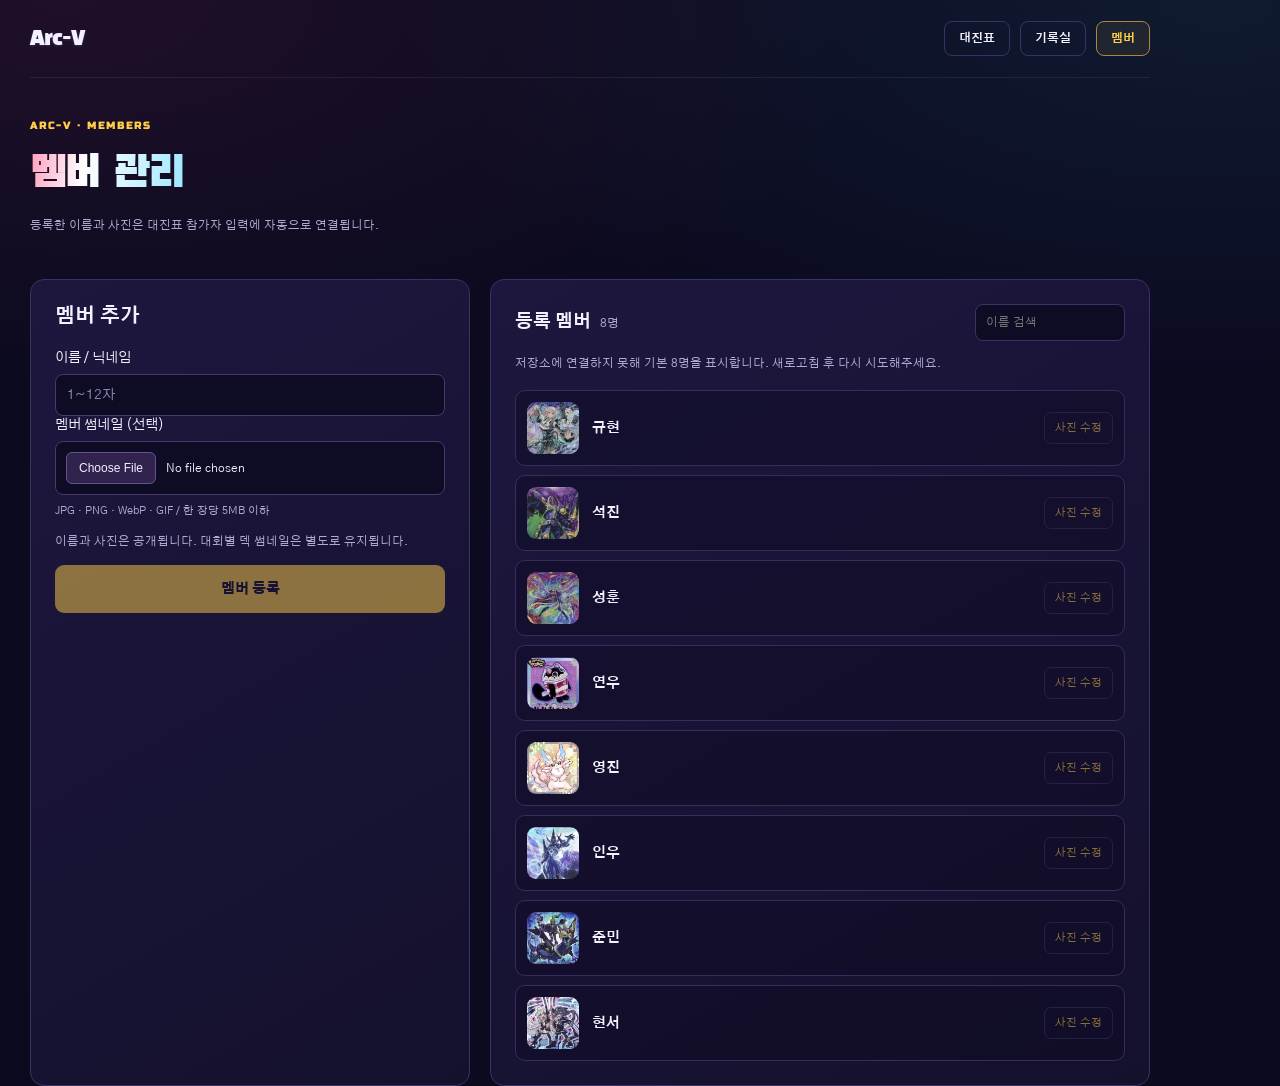
<file: members.html>
<!doctype html><html lang="ko"><head><meta charset="utf-8"><meta name="viewport" content="width=device-width,initial-scale=1"><meta name="theme-color" content="#0b0a1f"><title>Arc-V 멤버 관리</title><link rel="stylesheet" href="style.css?v=20261121-score1"><link rel="stylesheet" href="theme.css?v=20261121-score1"><link rel="stylesheet" href="members.css?v=20261121-score1"><link rel="stylesheet" href="brand.css?v=20261121-score1"></head><body>
<header><a class="brand" href="./">Arc-V</a><nav><a class="site-tab" href="./duel/">대진표</a><a class="site-tab" href="./">기록실</a><a class="site-tab" aria-current="page" href="members.html">멤버</a></nav></header>
<main><section class="page-heading"><p class="eyebrow">ARC-V · MEMBERS</p><h1>멤버 관리</h1><p class="muted">등록한 이름과 사진은 대진표 참가자 입력에 자동으로 연결됩니다.</p></section><div class="member-layout"><section class="member-panel"><h2 id="member-form-title">멤버 추가</h2><form id="member-form"><label>이름 / 닉네임<input name="name" maxlength="12" required placeholder="1~12자"></label><label>멤버 썸네일 (선택)<input type="hidden" name="thumbnail"><input type="file" name="thumbnail_file" data-upload="thumbnail" data-preview="member-photo-preview" accept="image/jpeg,image/png,image/webp,image/gif"><span class="field-help">JPG · PNG · WebP · GIF / 한 장당 5MB 이하</span></label><div id="member-photo-preview" class="upload-preview" hidden></div><p class="muted">이름과 사진은 공개됩니다. 대회별 덱 썸네일은 별도로 유지됩니다.</p><p id="member-status" role="status"></p><button class="primary" id="member-save" type="submit" disabled>멤버 등록</button><button class="member-cancel" id="member-cancel" type="button" hidden>추가 화면으로</button></form></section>
<section class="member-panel"><div class="member-list-heading"><h2>등록 멤버 <span id="member-count"></span></h2><label><input type="search" id="member-search" aria-label="멤버 검색" placeholder="이름 검색"></label></div><p id="member-load-status" class="muted" role="status"></p><div id="member-list" class="member-list"></div></section></div></main>
<script src="config.js?v=20261121-score1"></script><script src="uploads.js?v=20261121-score1"></script><script src="members-store.js?v=20261121-score1"></script><script src="members.js?v=20261121-score1"></script></body></html>
</file>
<file: style.css>
@import url('https://fonts.googleapis.com/css2?family=Noto+Sans+KR:wght@400;500;600;700;800;900&display=swap');
:root{--paper:#f5f5ee;--ink:#192a25;--muted:#6c766d;--line:#daddd0;--lime:#d6ef84;--dark:#172b25}*{box-sizing:border-box}html{scroll-behavior:smooth;scroll-padding-top:30px}body{margin:0;background:var(--paper);color:var(--ink);font-family:'Noto Sans KR',sans-serif;font-size:14px}button,input,select,textarea{font:inherit}button,a{-webkit-tap-highlight-color:transparent}button{cursor:pointer;border:0}a{color:inherit;text-decoration:none}button:focus-visible,a:focus-visible,input:focus-visible,select:focus-visible,textarea:focus-visible{outline:3px solid #638338;outline-offset:4px}header,main,footer{max-width:1200px;margin:auto}header{height:100px;display:flex;align-items:center;justify-content:space-between;border-bottom:1px solid var(--line)}.brand{display:flex;gap:10px;align-items:center;font-weight:800;font-size:18px}.mark{display:grid;place-items:center;background:var(--ink);color:var(--lime);width:32px;height:36px;clip-path:polygon(0 0,100% 0,100% 76%,50% 100%,0 76%);font-size:22px;font-style:italic}.club{margin-left:10px;padding-left:18px;border-left:1px solid var(--line);font-size:10px;font-weight:500;letter-spacing:1.7px;color:var(--muted)}nav{display:flex;gap:30px;align-items:center;font-size:13px}.small{background:var(--ink);color:white;padding:12px 18px;border-radius:4px}button span{margin-left:18px}.hero{display:grid;grid-template-columns:1.1fr 1fr;gap:80px;align-items:center;padding:70px 0}.eyebrow{font-size:10px;letter-spacing:2.5px;font-weight:700;margin:0 0 20px;color:var(--muted)}.live-dot{display:inline-block;width:7px;height:7px;background:#7b9b43;border-radius:50%;margin-right:8px}h1{font-size:clamp(42px,4.5vw,62px);letter-spacing:-3px;line-height:1.28;margin:0 0 25px;font-weight:900}h1 em{font-style:normal;background:linear-gradient(transparent 60%,var(--lime) 60%)}.intro{line-height:1.9;color:var(--muted);margin-bottom:30px}.text-link{font-weight:700;border-bottom:1px solid var(--ink);padding-bottom:8px;display:inline-flex;gap:50px}.champion{background:var(--dark);color:var(--paper);min-height:325px;padding:30px 34px;border-radius:7px;position:relative;overflow:hidden;box-shadow:8px 8px 0 #e4e7da}.champion:after{content:'IV';position:absolute;right:18px;bottom:-45px;font-family:Georgia,serif;font-size:250px;color:#ffffff06;pointer-events:none}.champion .eyebrow{color:var(--lime)}.champion-top{display:flex;justify-content:space-between;align-items:center;margin-bottom:37px}.champion-top .eyebrow{margin:0}.pill{border:1px solid #ffffff35;padding:5px 10px;border-radius:30px;font-size:10px}.champion h2{font-size:44px;letter-spacing:-2px;margin:5px 0}.champion .deck{color:var(--lime);font-size:16px;margin:5px 0 28px}.champion-bottom{border-top:1px solid #ffffff24;padding-top:18px;display:flex;justify-content:space-between;align-items:center;font-size:12px;color:#bbc6ba}.champion button{background:transparent;color:white;padding:0}.stats{display:grid;grid-template-columns:repeat(4,1fr);border:1px solid var(--line);padding:25px 0;border-radius:5px}.stat{padding:0 32px;border-right:1px solid var(--line);display:flex;justify-content:space-between;align-items:center;color:var(--muted);font-size:12px}.stat:last-child{border:0}.stat strong{font-size:28px;color:var(--ink);font-weight:600}.stat small{font-size:12px;margin-left:5px;font-weight:400}.section{padding-top:65px}.section-title{display:flex;align-items:end;justify-content:space-between;margin-bottom:28px}.section-title .eyebrow{margin-bottom:8px}.section-title h2{font-size:27px;letter-spacing:-1px;margin:0}.section-title h2 span{font-size:14px;margin-left:8px;color:var(--muted);font-weight:400}.section-title>p{color:var(--muted);font-size:12px}.toolbar{display:flex;justify-content:space-between;align-items:center;gap:15px;margin-bottom:20px}.tabs{display:flex;gap:5px}.tabs button{padding:10px 17px;border-radius:4px;background:transparent;color:var(--muted)}.tabs button.active{background:var(--ink);color:white}.search{display:flex;align-items:center;gap:8px;border:1px solid var(--line);padding:0 12px;border-radius:4px}.search span{font-size:22px}.search input{padding:10px 0;width:215px;border:0;background:transparent;outline-offset:0}.status{color:var(--muted);font-size:12px}.records{display:grid;grid-template-columns:repeat(2,1fr);gap:18px}.record{background:#fdfdf8;border:1px solid var(--line);border-radius:6px;padding:25px;transition:transform .15s,border-color .15s}.record:hover{transform:translateY(-2px);border-color:#93a47b}.record-head{display:flex;justify-content:space-between;align-items:center}.edition{font-size:11px;font-weight:700;letter-spacing:1px}.record time{font-size:12px;color:var(--muted)}.badge{display:inline-block;font-size:10px;padding:4px 8px;background:#e9eddf;border-radius:3px;color:#4e6349;margin-right:6px}.badge.omega{background:#eee9f5;color:#756189}.record h3{margin:24px 0 8px;font-size:25px;letter-spacing:-.7px}.winner-label{font-size:10px;letter-spacing:1.5px;color:var(--muted);margin-right:15px;vertical-align:middle;font-weight:500}.record .deck{font-size:14px;color:#53614f;margin:0 0 22px}.record-foot{display:flex;align-items:center;justify-content:space-between;border-top:1px solid #e9ebdf;padding-top:16px;color:var(--muted);font-size:11px}.record-foot button{background:transparent;font-size:12px;font-weight:700;color:var(--ink)}.record-foot button:hover{text-decoration:underline}.empty{grid-column:1/-1;text-align:center;padding:50px;color:var(--muted)}.ranking{display:grid;grid-template-columns:repeat(4,1fr);border-top:1px solid var(--line);border-bottom:1px solid var(--line)}.rank-item{padding:25px 20px;display:flex;align-items:center;gap:15px}.rank-number{color:#8c966c;font-family:Georgia,serif;font-size:28px}.rank-item strong{display:block;font-size:16px}.rank-item small{font-size:11px;color:var(--muted)}.rank-item b{margin-left:auto;font-size:13px;font-weight:500}.contribute{margin:65px 0;background:#e9eddf;border-radius:5px;padding:35px;display:flex;align-items:center;justify-content:space-between}.contribute .eyebrow{margin-bottom:10px}.contribute h2{margin:0 0 8px;font-size:24px;letter-spacing:-1px}.contribute p:last-child{color:var(--muted);font-size:12px}.contribute button,.primary{padding:15px 22px;background:var(--ink);color:white;border-radius:4px}footer{border-top:1px solid var(--line);display:flex;align-items:center;gap:25px;padding:30px 0 40px}footer p,footer>span{font-size:11px;color:var(--muted)}footer>span{margin-left:auto}dialog{border:1px solid var(--line);border-radius:9px;background:var(--paper);color:var(--ink);padding:35px;width:min(640px,calc(100% - 30px));max-height:90vh}dialog::backdrop{background:#0d201ccc;backdrop-filter:blur(4px)}.close{position:absolute;right:16px;top:10px;font-size:28px;background:transparent;color:var(--ink)}dialog h2{margin:10px 0;font-size:30px}dialog .muted{font-size:12px;color:var(--muted);line-height:1.7}dialog label{display:block;font-size:12px;font-weight:500;margin:14px 0}.form-grid{display:grid;grid-template-columns:1fr 1fr;gap:15px}input,select,textarea{color:var(--ink)}form input,select,textarea{width:100%;padding:11px;border:1px solid #cbd1c1;background:#fffef9;border-radius:4px;margin-top:7px}textarea{resize:vertical}button:disabled{opacity:.5;cursor:wait}.detail-meta{color:var(--muted);line-height:2;font-size:13px;margin:20px 0}.detail-deck{border-top:1px solid var(--line);padding-top:20px}.detail-deck img{width:100%;height:auto;max-height:600px;object-fit:contain;background:#e9eddf;margin:15px 0}.detail-deck pre{white-space:pre-wrap;overflow-wrap:anywhere;font:inherit;line-height:1.9;background:#e9eddf;padding:20px;border-radius:5px}.detail-deck a{text-decoration:underline;overflow-wrap:anywhere}.error{color:#a13d31!important}.success{color:#386337}
@media(min-width:1500px){header,main,footer{max-width:1240px}.hero{padding:85px 0}}@media(max-width:1280px){header,main,footer{margin-left:35px;margin-right:35px}.hero{gap:40px}}@media(max-width:760px){header,main,footer{margin-left:20px;margin-right:20px}header{height:80px}.club,nav>a{display:none}nav{gap:0}.hero{grid-template-columns:1fr;gap:40px;padding:45px 0}h1{font-size:46px}.champion{min-height:300px}.stats{grid-template-columns:1fr 1fr;row-gap:25px}.stat{padding:0 20px}.stat:nth-child(2){border:0}.section{padding-top:45px}.section-title{align-items:start}.section-title>p{display:none}.toolbar{align-items:stretch;flex-direction:column}.tabs button{padding:10px 14px}.search input{width:100%}.records{grid-template-columns:1fr}.ranking{grid-template-columns:1fr 1fr}.rank-item{padding:20px 10px;gap:10px}.contribute{align-items:start;flex-direction:column;gap:15px;padding:25px;margin:45px 0}footer{flex-wrap:wrap;gap:15px}footer p{display:none}footer>span{font-size:9px}dialog{padding:30px 20px}.form-grid{gap:10px}.stat strong{font-size:25px}}
</file>
<file: theme.css>
@import url('https://fonts.googleapis.com/css2?family=Black+Han+Sans&family=Gothic+A1:wght@400;500;600;700;800&family=Russo+One&display=swap');
:root{--paper:#0b0a1f;--ink:#f3f0ff;--muted:#b0a9d0;--line:#3a3265;--lime:#ffcf4a;--dark:#171337;--pink:#ff4f8b;--cyan:#3fd0ff;color-scheme:dark}
[hidden]{display:none!important}html{background:var(--paper)}body{font-family:'Gothic A1','Malgun Gothic',sans-serif;background:radial-gradient(ellipse 65% 400px at 5% 0%,#ff4f8b15,transparent),radial-gradient(ellipse 65% 400px at 95% 0%,#3fd0ff15,transparent),var(--paper);background-attachment:fixed}header,main,footer{max-width:1120px}header{height:78px;border-color:#ffffff12}.brand{font-size:18px;letter-spacing:.3px}.mark{background:linear-gradient(135deg,var(--pink),var(--lime),var(--cyan));color:#171337}.club{color:#9790c0}nav{font-weight:700}.small{background:var(--lime);color:#1a1030;border-radius:9px;font-weight:800}button:focus-visible,a:focus-visible,input:focus-visible,select:focus-visible,textarea:focus-visible{outline-color:var(--lime)}
.page-heading{padding:42px 0 30px}.page-heading .eyebrow{font-family:'Russo One',sans-serif;color:var(--lime);font-size:10px;letter-spacing:2px;margin-bottom:14px}h1{font-family:'Black Han Sans','Gothic A1',sans-serif;font-weight:400;font-size:clamp(30px,4vw,44px);letter-spacing:-.8px;line-height:1.3;margin:0;background:linear-gradient(100deg,#ff9cbc,#fff 35%,#9de7ff);color:transparent;background-clip:text;-webkit-background-clip:text;width:fit-content}.page-heading>div>p:last-child{font-size:13px;color:var(--muted);margin:12px 0 0}.section{padding-top:8px}.section-title{margin:0 0 20px}.section-title .eyebrow{display:none}.section-title h2{font-size:18px;letter-spacing:0}.section-title h2 span{font-size:12px;color:var(--muted)}.section-title>p{font-size:11px;color:var(--muted);margin:0}.toolbar{margin-bottom:15px}.tabs{gap:7px}.tabs button{border:1px solid var(--line);border-radius:9px;background:#15112f;font-weight:700;color:var(--muted);font-size:12px;padding:10px 16px}.tabs button.active{background:#ffcf4a15;color:var(--lime);border-color:#b68c3d}.search{border-radius:9px;background:#100d27}.search input{font-size:12px}.search input::placeholder{color:#9690bd}.search span{color:var(--muted)}.status{font-size:11px;color:#9890b8;line-height:1.6;margin:0 0 18px}.records{gap:15px}.record{background:linear-gradient(150deg,#1d173e,#14112d);border-radius:13px;padding:21px;border-color:#3a3265;position:relative;overflow:hidden}.record:hover{border-color:#7865a1;box-shadow:0 5px 20px #0002;transform:none}.record-head{margin-bottom:20px}.edition{color:var(--muted);font-size:11px;font-weight:700;letter-spacing:.7px}.record time{color:#a9a1c9;font-size:11px}.record-summary{display:flex;align-items:center;gap:16px;min-width:0}.record-info{min-width:0}.record h3{font-size:22px;margin:0 0 9px;line-height:1.3;overflow-wrap:anywhere}.winner-label{color:var(--lime);font-size:11px;margin-right:10px;letter-spacing:0}.record .deck{color:var(--ink);font-size:14px;margin:0;overflow-wrap:anywhere}.deck-thumbnail{position:relative;flex:none;width:78px;height:78px;border-radius:10px;overflow:hidden;background:linear-gradient(145deg,#30234e,#14112d);border:1px solid #6a5089}.deck-thumbnail img{width:100%;height:100%;object-fit:cover;display:block}.thumbnail-fallback{height:100%;display:flex;flex-direction:column;justify-content:center;align-items:center;gap:7px;color:#aaa0c9}.thumbnail-fallback b{font:23px 'Russo One',sans-serif;color:#8e7ba9}.thumbnail-fallback small{font-size:8px;letter-spacing:0}.record-summary+p{margin:17px 0}.badge{color:var(--cyan);background:#3fd0ff0c;border:1px solid #3fd0ff35;border-radius:6px;font-weight:600;font-size:10px;padding:4px 8px}.badge.omega{color:#ff9bbd;background:#ff4f8b0c;border-color:#ff4f8b35}.badge+.badge{color:var(--muted);border-color:#43365e;background:#15102e}.record-foot{border-color:#352a50;color:#a69cc6;padding-top:14px;font-size:10px}.record-foot button{color:#e5d8ff;font-weight:700;font-size:11px}.record-foot button:hover{color:var(--lime)}footer{border-color:#ffffff12;margin-top:45px;padding:24px 0}footer .brand{font-size:14px}footer .mark{width:24px;height:27px;font-size:16px}footer p,footer>span{font-size:10px}.empty{border:1px dashed var(--line);border-radius:12px}
.eyebrow{color:var(--lime);font-size:10px}dialog{background:linear-gradient(150deg,#211a45,#100d27);border-color:#65528c;border-radius:15px;box-shadow:0 20px 80px #0009}.close{color:var(--muted)}dialog::backdrop{background:#050312d9;backdrop-filter:blur(6px)}dialog h2{font-size:25px;letter-spacing:-.5px}form input,select,textarea{background:#0e0b24;border-color:#48396c;border-radius:8px;color:var(--ink)}form input::placeholder,textarea::placeholder{color:#8d85b1}.detail-deck pre{background:#0d0a22;border:1px solid var(--line)}.detail-deck img{background:#0d0a22}.detail-deck a{color:var(--cyan)}.detail-summary{display:flex;gap:16px;align-items:center;margin-bottom:20px}.detail-summary h3{overflow-wrap:anywhere}.detail-summary .deck-thumbnail img{margin:0;object-fit:cover;height:100%}.field-help{display:block;font-size:11px;color:var(--muted);line-height:1.6;margin-top:7px;font-weight:400}.thumbnail-preview{margin:10px 0}.error{color:#ff91a0!important}.success{color:#6cf0b2}.primary{width:100%;background:var(--lime);color:#1a1030;font-weight:800;border-radius:9px}
@media(max-width:1280px){header,main,footer{margin-left:30px;margin-right:30px}}@media(max-width:760px){header,main,footer{margin-left:18px;margin-right:18px}header{height:68px}.page-heading{padding:30px 0}.page-heading h1{font-size:32px}.page-heading>div>p:last-child{font-size:12px}.section-title>p{display:block}.toolbar{gap:12px}.tabs button{padding:9px 14px}.record{padding:19px}.records{grid-template-columns:1fr;gap:12px}.record h3{font-size:21px}.record .deck{font-size:13px}.deck-thumbnail{width:72px;height:72px}.record-head{margin-bottom:16px}.brand .club{display:none}nav>a{display:block;font-size:10px}nav>a[href="#archive"]{display:none}nav{gap:12px}.small{padding:10px 12px;font-size:11px}.small span{display:none}footer>span{font-size:8px}dialog{padding:30px 20px}.form-grid{gap:10px}}
@media(prefers-reduced-motion:reduce){html{scroll-behavior:auto}.record{transition:none}}

.record-actions{display:flex;gap:14px;align-items:center}.record-actions button[data-media]{color:var(--lime)}.edit-media{background:#ffcf4a15;border:1px solid #b68c3d;color:var(--lime);padding:10px 14px;border-radius:8px;margin-bottom:20px}#media-preview{margin:10px 0}#media-dialog .muted{line-height:1.8}@media(max-width:420px){.record-actions{gap:10px}.record-actions button{font-size:10px}}

input[type=file]{padding:10px;font-size:12px}input[type=file]::file-selector-button{background:#30234e;color:var(--ink);border:1px solid #65528c;border-radius:6px;padding:8px 12px;margin-right:10px;cursor:pointer}.upload-preview{margin:8px 0 18px}.upload-preview img{display:block;max-width:100%;max-height:240px;object-fit:contain;border:1px solid var(--line);border-radius:8px;background:#0d0a22}.upload-preview.error{font-size:12px;line-height:1.7}

.record-actions{flex-wrap:wrap;justify-content:flex-end;gap:10px}.record-foot{gap:12px}.record-actions button[data-basic]{color:var(--muted)}@media(max-width:420px){.record-foot{align-items:flex-start}.record-actions{gap:8px;max-width:210px}}

nav a.site-tab{display:block!important;border:1px solid var(--line);border-radius:8px;padding:9px 14px;font-size:12px}nav a.site-tab[aria-current]{color:var(--lime);background:#ffcf4a12;border-color:#ad873d}nav{gap:10px}.source-link{color:var(--cyan);font-size:13px}.source-results{margin:15px 0 25px}.source-results summary{cursor:pointer;color:var(--muted);font-size:13px}.source-results table{width:100%;border-collapse:collapse;font-size:12px;margin-top:12px}.source-results th,.source-results td{text-align:left;padding:10px 8px;border-bottom:1px solid var(--line)}@media(max-width:480px){nav a.site-tab{font-size:11px;padding:8px 10px}.brand{font-size:15px}nav{gap:6px}.brand .mark{display:none}}
</file>
<file: brand.css>
header .brand,.site-nav .site-logo{font-family:'Black Han Sans','Gothic A1','Malgun Gothic',sans-serif!important;font-weight:400!important;font-size:20px!important;letter-spacing:-.9px!important;line-height:1.3;color:#f3f0ff!important;text-decoration:none;text-shadow:0 1px 3px #b8adff30;white-space:nowrap}
.site-nav .site-logo{margin-right:auto!important;border:0!important;background:none!important;padding:0!important}
</file>
<file: members.css>
.member-layout{display:grid;grid-template-columns:minmax(270px,.8fr) minmax(0,1.2fr);gap:20px}.member-panel{padding:24px;border:1px solid var(--line);border-radius:14px;background:linear-gradient(150deg,#1d173e,#14112d)}.member-panel h2{margin:0 0 20px;font-size:20px}.member-panel .muted,.page-heading>.muted{font-size:12px;color:var(--muted);line-height:1.8}.member-list-heading{display:flex;justify-content:space-between;gap:12px;align-items:center}.member-list-heading h2{white-space:nowrap;margin:0;font-size:18px}.member-list-heading h2 span{font-size:12px;color:var(--muted);margin-left:5px;font-weight:400}.member-list-heading input{background:#0e0b24;border:1px solid var(--line);border-radius:8px;padding:10px;width:150px;font-size:12px}.member-list{display:grid;gap:9px;margin-top:16px}.member-row{display:flex;gap:13px;align-items:center;background:#0e0b2480;border:1px solid #392c58;padding:11px;border-radius:10px}.member-avatar{width:52px;height:52px;background:#30234e;border-radius:9px;overflow:hidden;display:grid;place-items:center;flex:none}.member-avatar img{width:100%;height:100%;object-fit:cover}.member-avatar span{color:var(--muted);font-size:20px}.member-row strong{font-size:14px;overflow-wrap:anywhere}.member-row button{margin-left:auto;border:1px solid var(--line);background:transparent;border-radius:7px;color:var(--lime);padding:8px 10px;font-size:11px;white-space:nowrap}.member-cancel{background:transparent;color:var(--muted);padding:12px;width:100%;margin-top:8px;font-size:12px}#member-status{font-size:12px;line-height:1.7}#member-form input[readonly]{opacity:.6}@media(max-width:760px){.member-layout{grid-template-columns:1fr}.member-panel{padding:20px}.member-list-heading{flex-wrap:wrap}nav .site-tab{padding:8px!important}}
</file>
